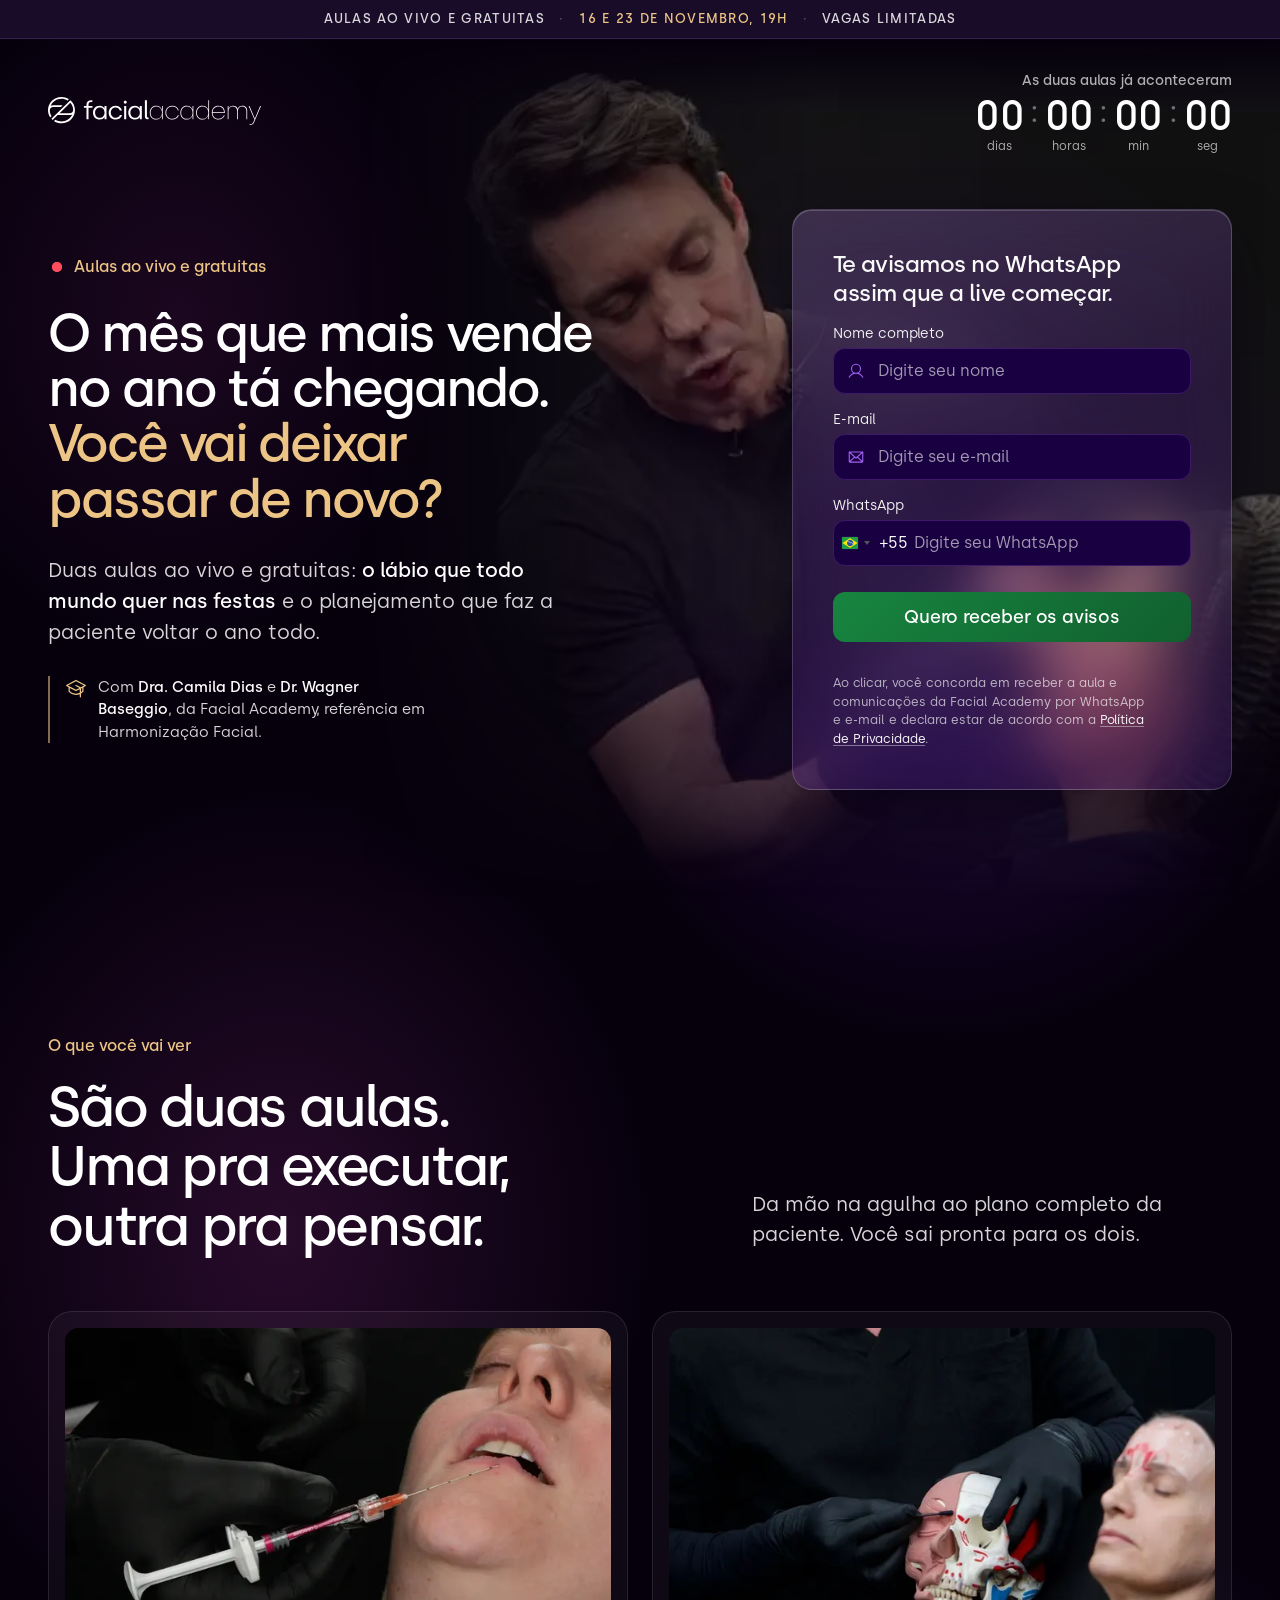
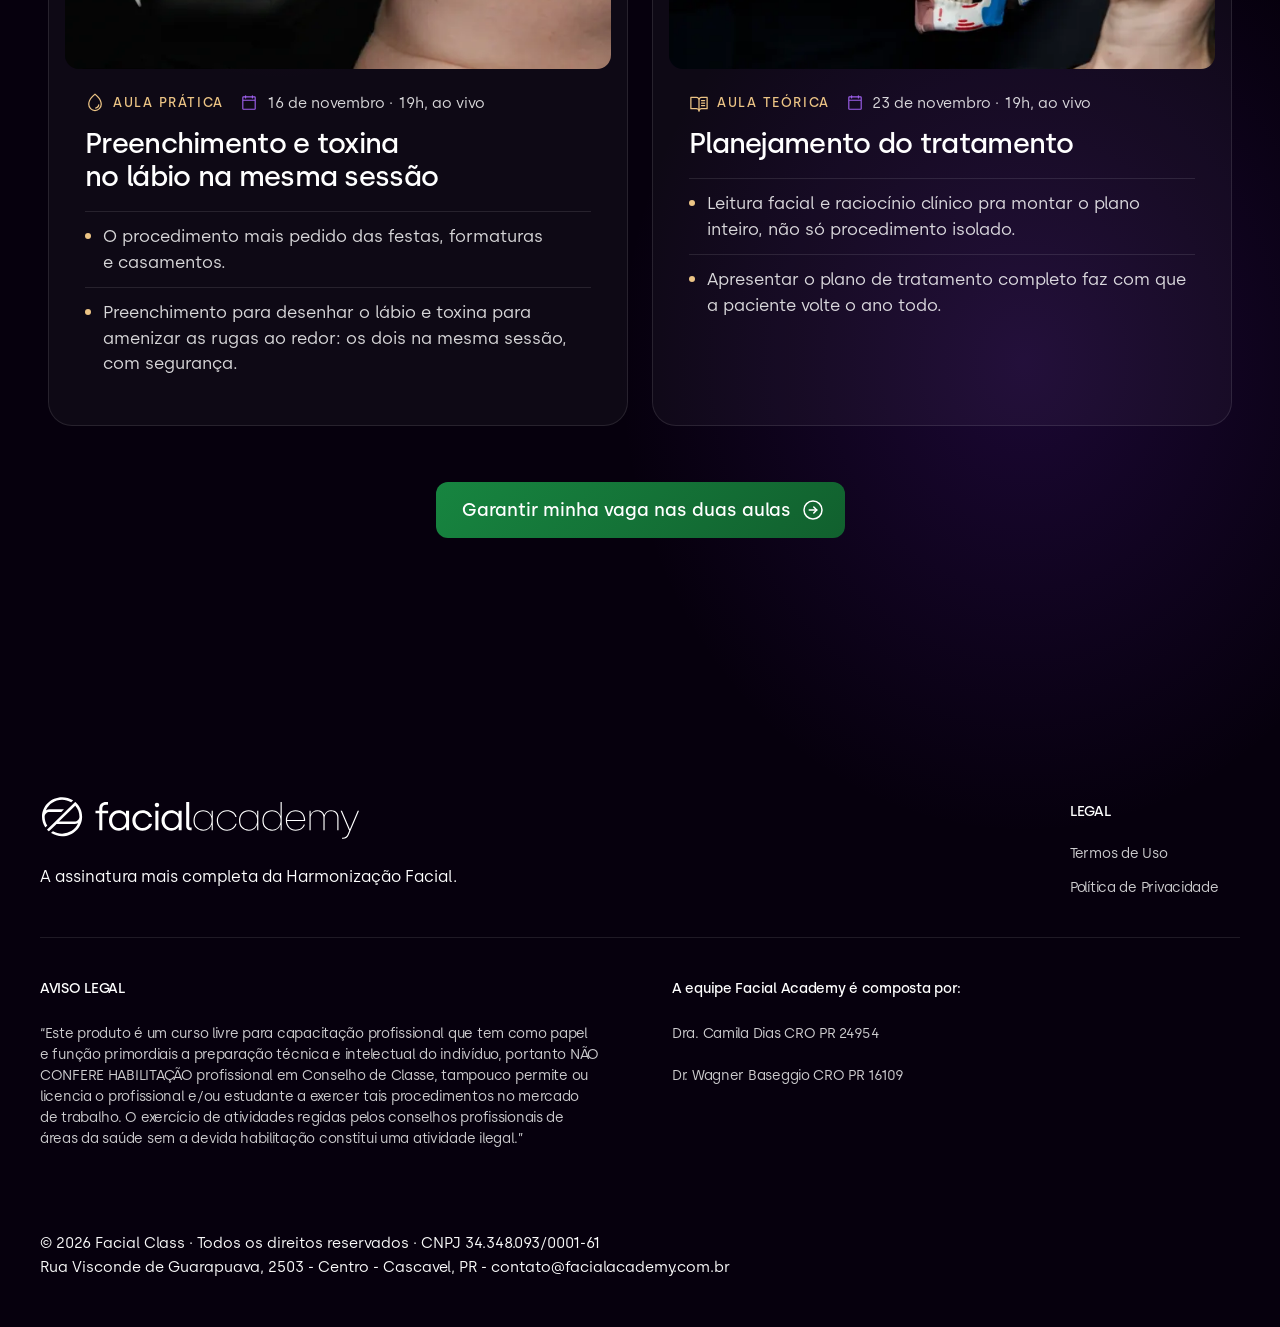
<file: index.html>
<!doctype html>
<html lang="pt-BR" dir="ltr">
<head>
<meta charset="utf-8">
<meta name="viewport" content="width=device-width, initial-scale=1">
<title>Aulas ao vivo e gratuitas | Facial Academy</title>
<!-- Captura da campanha das aulas ao vivo de fim de ano (briefing "Página de
     captura 3"). A mesma página atende /, /v2 e /captura-google (ver
     _redirects); o caminho segue para o LeadHero no campo URL. -->
<meta name="robots" content="noindex">
<meta name="description" content="Duas aulas ao vivo e gratuitas: o lábio que todo mundo quer nas festas e o planejamento que faz a paciente voltar o ano todo.">
<!-- A primeira tela é o quadro inicial do vídeo (pôster) atrás do texto. -->
<link rel="preload" as="image" href="/assets/img/live-fundo-poster.webp" fetchpriority="high">

<!-- Google Tag Manager -->
<script>(function(w,d,s,l,i){w[l]=w[l]||[];w[l].push({'gtm.start':new Date().getTime(),event:'gtm.js'});var f=d.getElementsByTagName(s)[0],j=d.createElement(s);j.async=true;j.src="https://load.tracker.jornada.facialacademy.com.br/3lowpxeupapq.js?"+i;f.parentNode.insertBefore(j,f);})(window,document,'script','dataLayer','ebz98l2r=GBRcNyEoVSQzPVU%2BLScpVgdNU15EQxweTBYAExwEFBESEQUVGBxWEx4dTxIH');</script>
<!-- End Google Tag Manager -->

<link rel="icon" href="/assets/img/logo-facialacademy.svg">

<meta property="og:type" content="website">
<meta property="og:title" content="Aulas ao vivo e gratuitas | Facial Academy">
<meta property="og:description" content="Duas aulas ao vivo e gratuitas: o lábio que todo mundo quer nas festas e o planejamento que faz a paciente voltar o ano todo.">

<link rel="preconnect" href="https://tracker.jornada.facialacademy.com.br" crossorigin>
<link rel="preconnect" href="https://ilzpqehbbxvmogorpfma.supabase.co" crossorigin>
<link rel="preconnect" href="https://capi-automation.s3.us-east-2.amazonaws.com" crossorigin>

<link rel="preload" as="font" type="font/woff2" href="/assets/fonts/SilkaMedium.woff2" crossorigin>
<link rel="preload" as="font" type="font/woff2" href="/assets/fonts/SilkaRegular.woff2" crossorigin>
<link rel="stylesheet" href="/assets/css/style-aulas.v1.css">
</head>
<body>
<script>document.body.classList.add("js");</script>

<p class="tarja">Aulas ao vivo e gratuitas <span class="tarja__sep" aria-hidden="true">·</span> <strong>16 e 23 de novembro, 19h</strong> <span class="tarja__sep" aria-hidden="true">·</span> Vagas limitadas</p>

<main>

  <!-- ============ HERO ============
       No alto, a marca e o cronômetro; embaixo, título e texto à esquerda e
       o formulário à direita. Ao fundo, o vídeo da live (três trechos das
       lives do Dr. Wagner, sem som), apagado do lado do texto e no pé. -->
  <section id="hero-section" class="hero">
    <div class="hero__fundo" aria-hidden="true">
      <video id="video-fundo" autoplay muted loop playsinline preload="auto"
             poster="/assets/img/live-fundo-poster.webp"
             disablepictureinpicture disableremoteplayback tabindex="-1" width="960" height="800">
        <source src="/assets/video/live-fundo.mp4" type="video/mp4">
      </video>
      <!-- Movimento reduzido: o vídeo nem começa, fica o pôster. -->
      <script>if(window.matchMedia&&matchMedia('(prefers-reduced-motion: reduce)').matches){var v=document.getElementById('video-fundo');v.removeAttribute('autoplay');v.pause()}</script>
    </div>
    <div class="hero__luz" aria-hidden="true"></div>

    <div class="hero__top">
      <div class="hero__logo anim" data-delay="0">
        <img src="/assets/img/logo-facialacademy.svg" alt="Facial Academy" width="215" height="32" decoding="async">
      </div>

      <div class="timer anim" data-delay="80">
        <p class="timer__label" id="timer-label">A primeira aula começa em</p>
        <p class="timer__clock" role="timer" aria-labelledby="timer-label">
          <span class="timer__unit"><span class="timer__num" data-cron="d">--</span><span class="timer__cap">dias</span></span><span class="timer__sep" aria-hidden="true">:</span><span class="timer__unit"><span class="timer__num" data-cron="h">--</span><span class="timer__cap">horas</span></span><span class="timer__sep" aria-hidden="true">:</span><span class="timer__unit"><span class="timer__num" data-cron="m">--</span><span class="timer__cap">min</span></span><span class="timer__sep" aria-hidden="true">:</span><span class="timer__unit"><span class="timer__num" data-cron="s">--</span><span class="timer__cap">seg</span></span>
        </p>
      </div>
      <!-- Roda aqui, e não no main, para o primeiro quadro já sair com o
           tempo certo (o main é defer). 19h de Brasília = 22h UTC; o Brasil
           não tem horário de verão desde 2019. Conta até a próxima aula; nas
           duas horas de cada aula, avisa que está ao vivo. Cada dígito é um
           <span>; o que muda entra rolando de baixo (sem movimento reduzido). -->
      <script>(function(){var T=[Date.UTC(2026,10,16,22,0,0),Date.UTC(2026,10,23,22,0,0)],L=['A primeira aula começa em','A segunda aula começa em'],AO=72e5,d=document,lab=d.getElementById('timer-label'),rm=window.matchMedia&&matchMedia('(prefers-reduced-motion: reduce)').matches,E={},V={};['d','h','m','s'].forEach(function(k){E[k]=d.querySelector('[data-cron="'+k+'"]')});function p(n){return n<10?'0'+n:''+n}function poe(k,v){var e=E[k],o=V[k]||'',i,x;if(o.length!==v.length){e.textContent='';for(i=0;i<v.length;i++){x=d.createElement('span');x.className='timer__d';x.textContent=v[i];e.appendChild(x)}}else{for(i=0;i<v.length;i++){if(o[i]!==v[i]){x=e.children[i];x.textContent=v[i];if(!rm&&x.animate)x.animate([{transform:'translateY(100%)'},{transform:'none'}],{duration:450,easing:'cubic-bezier(.22,1,.36,1)'})}}}V[k]=v}function t(){var n=Date.now(),i,r=0,txt='As duas aulas já aconteceram';for(i=0;i<T.length;i++){if(n<T[i]){r=Math.floor((T[i]-n)/1000);txt=L[i];break}if(n<T[i]+AO){txt='A aula está ao vivo agora';break}}if(lab.textContent!==txt)lab.textContent=txt;poe('d',p(Math.floor(r/86400)));poe('h',p(Math.floor(r%86400/3600)));poe('m',p(Math.floor(r%3600/60)));poe('s',p(r%60));setTimeout(t,1000-Date.now()%1000)}t()})();</script>
    </div>

    <div class="hero__text">
      <p class="eyebrow anim" data-delay="120"><span class="aovivo" aria-hidden="true"></span><span>Aulas ao vivo e gratuitas</span></p>

      <h1 class="hero__title"><span class="w" style="--w:0">O</span> <span class="w" style="--w:1">mês</span> <span class="w" style="--w:2">que</span> <span class="w" style="--w:3">mais</span> <span class="w" style="--w:4">vende</span> <span class="w" style="--w:5">no</span> <span class="w" style="--w:6">ano</span> <span class="w" style="--w:7">tá</span> <span class="w" style="--w:8">chegando.</span> <em class="w" style="--w:9">Você vai deixar passar de novo?</em></h1>

      <p class="hero__lead anim" data-delay="160">Duas aulas ao vivo e gratuitas: <strong>o lábio que todo mundo quer nas festas</strong> e o planejamento que faz a paciente voltar o ano todo.</p>

      <p class="hero__note anim" data-delay="240"><svg class="i" viewBox="0 0 256 256" fill="currentColor" aria-hidden="true" focusable="false"><path d="M251.76,88.94l-120-64a8,8,0,0,0-7.52,0l-120,64a8,8,0,0,0,0,14.12L32,117.87v48.42a15.91,15.91,0,0,0,4.06,10.65C49.16,191.53,78.51,216,128,216a130,130,0,0,0,48-8.76V240a8,8,0,0,0,16,0V199.51a115.63,115.63,0,0,0,27.94-22.57A15.91,15.91,0,0,0,224,166.29V117.87l27.76-14.81a8,8,0,0,0,0-14.12ZM128,200c-43.27,0-68.72-21.14-80-33.71V126.4l76.24,40.66a8,8,0,0,0,7.52,0L176,143.47v46.34C163.4,195.69,147.52,200,128,200Zm80-33.75a97.83,97.83,0,0,1-16,14.25V134.93l16-8.53ZM188,118.94l-.22-.13-56-29.87a8,8,0,0,0-7.52,14.12L171,128l-43,22.93L25,96,128,41.07,231,96Z"/></svg><span>Com <strong>Dra. Camila Dias</strong> e <strong>Dr. Wagner Baseggio</strong>, da Facial Academy, referência em Harmonização Facial.</span></p>
    </div>

    <!-- A vaga segura a altura do card enquanto ele está no pop-up. -->
    <div class="hero__slot">
      <div class="hero__card anim" id="cadastro" data-delay="120">
        <h2 class="card__title" id="card-titulo">Te avisamos no WhatsApp assim que a live começar.</h2>

        <!-- O id não pode ser fa-form: a tag 268 do GTM assume o formulário
             com esse id na raiz e mandaria para o /obrigado antigo. -->
        <form class="fa-form" id="aula-form" novalidate>
          <div class="fa-field">
            <label for="fa-name">Nome completo</label>
            <div class="fa-control">
              <span class="fa-icon"><svg viewBox="0 0 256 256" width="18" height="18" fill="var(--purple)" aria-hidden="true" focusable="false"><path d="M230.92,212c-15.23-26.33-38.7-45.21-66.09-54.16a72,72,0,1,0-73.66,0C63.78,166.78,40.31,185.66,25.08,212a8,8,0,1,0,13.85,8c18.84-32.56,52.14-52,89.07-52s70.23,19.44,89.07,52a8,8,0,1,0,13.85-8ZM72,96a56,56,0,1,1,56,56A56.06,56.06,0,0,1,72,96Z"/></svg></span>
              <input type="text" id="fa-name" name="name" class="fa-input" placeholder="Digite seu nome" autocomplete="name">
            </div>
          </div>

          <div class="fa-field">
            <label for="fa-email">E-mail</label>
            <div class="fa-control">
              <span class="fa-icon"><svg viewBox="0 0 256 256" width="18" height="18" fill="var(--purple)" aria-hidden="true" focusable="false"><path d="M224,48H32a8,8,0,0,0-8,8V192a16,16,0,0,0,16,16H216a16,16,0,0,0,16-16V56A8,8,0,0,0,224,48Zm-96,85.15L52.57,64H203.43ZM98.71,128,40,181.81V74.19Zm11.84,10.85,12,11.05a8,8,0,0,0,10.82,0l12-11.05,58,53.15H52.57ZM157.29,128,216,74.18V181.82Z"/></svg></span>
              <input type="email" id="fa-email" name="email" class="fa-input" placeholder="Digite seu e-mail" autocomplete="email">
            </div>
          </div>

          <div class="fa-field">
            <label for="fa-phone">WhatsApp</label>
            <div class="fa-control">
              <input type="tel" id="fa-phone" name="phone" class="fa-input" placeholder="Digite seu WhatsApp" autocomplete="tel">
            </div>
          </div>

          <button type="submit" class="fa-submit">Quero receber os avisos</button>
          <p class="fa-message" role="status" aria-live="polite"></p>
        </form>

        <p class="fa-legal">Ao clicar, você concorda em receber a aula e comunicações da Facial Academy por WhatsApp e e-mail e declara estar de acordo com a <a href="https://drive.google.com/file/d/1rzcGgiab3WB3KwzvUau7W_KnmO5_egRC/view" target="_blank" rel="noopener">Política de Privacidade</a>.</p>
      </div>
    </div>
  </section>

  <!-- ============ AS DUAS AULAS ============ -->
  <section class="aulas" id="aulas">
    <div class="aulas__head">
      <p class="eyebrow anim">O que você vai ver</p>
      <h2 class="aulas__title" data-palavras><span class="w" style="--w:0">São</span> <span class="w" style="--w:1">duas</span> <span class="w" style="--w:2">aulas.</span> <span class="w" style="--w:3">Uma</span> <span class="w" style="--w:4">pra</span> <span class="w" style="--w:5">executar,</span> <span class="w" style="--w:6">outra</span> <span class="w" style="--w:7">pra</span> <span class="w" style="--w:8">pensar.</span></h2>
      <p class="aulas__lead anim">Da mão na agulha ao plano completo da paciente. Você sai pronta para os dois.</p>
    </div>

    <div class="aulas__grid">
      <article class="aula anim" style="--n:0">
        <figure class="aula__foto">
          <img src="/assets/img/aula-labio-1200.webp"
               srcset="/assets/img/aula-labio-720.webp 720w, /assets/img/aula-labio-1200.webp 1200w"
               sizes="(max-width:959px) calc(100vw - 52px), 46vw"
               alt="Mão enluvada aplicando preenchimento no canto do lábio de uma paciente, durante uma live"
               width="1200" height="750" loading="lazy" decoding="async">
        </figure>
        <div class="aula__body">
          <p class="aula__meta">
            <span class="aula__tipo"><svg class="i" viewBox="0 0 256 256" fill="currentColor" aria-hidden="true" focusable="false"><path d="M174,47.75a254.19,254.19,0,0,0-41.45-38.3,8,8,0,0,0-9.18,0A254.19,254.19,0,0,0,82,47.75C54.51,79.32,40,112.6,40,144a88,88,0,0,0,176,0C216,112.6,201.49,79.32,174,47.75ZM128,216a72.08,72.08,0,0,1-72-72c0-57.23,55.47-105,72-118,16.53,13,72,60.75,72,118A72.08,72.08,0,0,1,128,216Zm55.89-62.66a57.6,57.6,0,0,1-46.56,46.55A8.75,8.75,0,0,1,136,200a8,8,0,0,1-1.32-15.89c16.57-2.79,30.63-16.85,33.44-33.45a8,8,0,0,1,15.78,2.68Z"/></svg>Aula prática</span>
            <span class="aula__quando"><svg class="i" viewBox="0 0 256 256" fill="currentColor" aria-hidden="true" focusable="false"><path d="M208,32H184V24a8,8,0,0,0-16,0v8H88V24a8,8,0,0,0-16,0v8H48A16,16,0,0,0,32,48V208a16,16,0,0,0,16,16H208a16,16,0,0,0,16-16V48A16,16,0,0,0,208,32ZM72,48v8a8,8,0,0,0,16,0V48h80v8a8,8,0,0,0,16,0V48h24V80H48V48ZM208,208H48V96H208V208Z"/></svg>16 de novembro · 19h, ao vivo</span>
          </p>
          <h3 class="aula__title">Preenchimento e toxina no lábio na mesma sessão</h3>
          <ul class="aula__lista" role="list">
            <li>O procedimento mais pedido das festas, formaturas e casamentos.</li>
            <li>Preenchimento para desenhar o lábio e toxina para amenizar as rugas ao redor: os dois na mesma sessão, com segurança.</li>
          </ul>
        </div>
      </article>

      <article class="aula anim" style="--n:1">
        <figure class="aula__foto">
          <img src="/assets/img/aula-planejamento-1200.webp"
               srcset="/assets/img/aula-planejamento-720.webp 720w, /assets/img/aula-planejamento-1200.webp 1200w"
               sizes="(max-width:959px) calc(100vw - 52px), 46vw"
               alt="Dr. Wagner Baseggio com um crânio de anatomia ao lado do rosto marcado de uma paciente, durante uma live"
               width="1200" height="750" loading="lazy" decoding="async">
        </figure>
        <div class="aula__body">
          <p class="aula__meta">
            <span class="aula__tipo"><svg class="i" viewBox="0 0 256 256" fill="currentColor" aria-hidden="true" focusable="false"><path d="M232,48H160a40,40,0,0,0-32,16A40,40,0,0,0,96,48H24a8,8,0,0,0-8,8V200a8,8,0,0,0,8,8H96a24,24,0,0,1,24,24,8,8,0,0,0,16,0,24,24,0,0,1,24-24h72a8,8,0,0,0,8-8V56A8,8,0,0,0,232,48ZM96,192H32V64H96a24,24,0,0,1,24,24V200A39.81,39.81,0,0,0,96,192Zm128,0H160a39.81,39.81,0,0,0-24,8V88a24,24,0,0,1,24-24h64ZM160,88h40a8,8,0,0,1,0,16H160a8,8,0,0,1,0-16Zm48,40a8,8,0,0,1-8,8H160a8,8,0,0,1,0-16h40A8,8,0,0,1,208,128Zm0,32a8,8,0,0,1-8,8H160a8,8,0,0,1,0-16h40A8,8,0,0,1,208,160Z"/></svg>Aula teórica</span>
            <span class="aula__quando"><svg class="i" viewBox="0 0 256 256" fill="currentColor" aria-hidden="true" focusable="false"><path d="M208,32H184V24a8,8,0,0,0-16,0v8H88V24a8,8,0,0,0-16,0v8H48A16,16,0,0,0,32,48V208a16,16,0,0,0,16,16H208a16,16,0,0,0,16-16V48A16,16,0,0,0,208,32ZM72,48v8a8,8,0,0,0,16,0V48h80v8a8,8,0,0,0,16,0V48h24V80H48V48ZM208,208H48V96H208V208Z"/></svg>23 de novembro · 19h, ao vivo</span>
          </p>
          <h3 class="aula__title">Planejamento do tratamento</h3>
          <ul class="aula__lista" role="list">
            <li>Leitura facial e raciocínio clínico pra montar o plano inteiro, não só procedimento isolado.</li>
            <li>Apresentar o plano de tratamento completo faz com que a paciente volte o ano todo.</li>
          </ul>
        </div>
      </article>
    </div>

    <a class="btn anim" href="#cadastro" data-abre-cadastro>
      <span class="btn__label">Garantir minha vaga nas duas aulas</span>
      <span class="btn__icon"><svg class="ico ico--arrow" width="24" height="24" style="--ico-op:0;--ico-color:currentColor;--ico-sw:1.5" display="block" aria-hidden="true" focusable="false" viewBox="0 0 24 24" xmlns="http://www.w3.org/2000/svg"><path d="M 0 9 C 0 4.029 4.029 0 9 0 C 13.971 0 18 4.029 18 9 C 18 13.971 13.971 18 9 18 C 4.029 18 0 13.971 0 9 Z" fill="transparent" stroke-linecap="round" stroke-linejoin="round" stroke-width="var(--ico-sw, 1.5)" stroke="var(--ico-color, rgb(0, 0, 0))" transform="translate(3 3)"/><path d="M 0 0 L 7.5 0" fill="transparent" stroke-linecap="round" stroke-linejoin="round" stroke-width="var(--ico-sw, 1.5)" stroke="var(--ico-color, rgb(0, 0, 0))" transform="translate(8.25 12)"/><path d="M 0 0 L 3 3 L 0 6" fill="transparent" stroke-linecap="round" stroke-linejoin="round" stroke-width="var(--ico-sw, 1.5)" stroke="var(--ico-color, rgb(0, 0, 0))" transform="translate(12.75 9)"/></svg></span>
    </a>
  </section>

</main>

<!-- ============ FOOTER ============ -->
<footer class="footer">
  <div class="footer__inner">

    <div class="footer__top">
      <div class="footer__brand">
        <img class="footer__logo" src="/assets/img/logo-facialacademy.svg" alt="Facial Academy" width="323" height="48" loading="lazy">
        <p class="footer__tagline">A assinatura mais completa da Harmonização Facial.</p>
      </div>

      <div class="footer__legal">
        <p class="footer__legend">LEGAL</p>
        <div class="footer__links">
          <a href="https://drive.google.com/file/d/13rt3Kys2BFR-BAYi2iH648y9QrrYSueP/view" target="_blank" rel="noopener">Termos de Uso</a>
          <a href="https://drive.google.com/file/d/1rzcGgiab3WB3KwzvUau7W_KnmO5_egRC/view" target="_blank" rel="noopener">Política de Privacidade</a>
        </div>
      </div>
    </div>

    <div class="footer__divider"></div>

    <div class="footer__mid">
      <div class="footer__block">
        <p class="footer__legend">AVISO LEGAL</p>
        <p class="footer__note">“Este produto é um curso livre para capacitação profissional que tem como papel e função primordiais a preparação técnica e intelectual do indivíduo, portanto NÃO CONFERE HABILITAÇÃO profissional em Conselho de Classe, tampouco permite ou licencia o profissional e/ou estudante a exercer tais procedimentos no mercado de trabalho. O exercício de atividades regidas pelos conselhos profissionais de áreas da saúde sem a devida habilitação constitui uma atividade ilegal.”</p>
      </div>

      <div class="footer__block">
        <p class="footer__legend">A equipe Facial Academy é composta por:</p>
        <p class="footer__note">Dra. Camila Dias CRO PR 24954<br><br>Dr. Wagner Baseggio CRO PR 16109</p>
      </div>
    </div>

    <div class="footer__bottom">
      <p>© 2026 Facial Class · Todos os direitos reservados · CNPJ 34.348.093/0001-61</p>
      <!-- email_off desliga a ofuscação de e-mail do Cloudflare só neste trecho -->
      <p>Rua Visconde de Guarapuava, 2503 - Centro - Cascavel, PR - <!--email_off-->contato@facialacademy.com.br<!--/email_off--></p>
    </div>

  </div>
</footer>

<!-- Pop-up do botão "Garantir minha vaga" fora do hero. O card do hero (o
     mesmo formulário) é movido para cá enquanto ele está aberto e volta ao
     fechar: um formulário só, sem ids repetidos. Sem JS, o botão leva ao
     formulário do hero (#cadastro). -->
<dialog class="popup" id="popup-cadastro" aria-labelledby="card-titulo">
  <div class="popup__box">
    <button type="button" class="popup__fechar" aria-label="Fechar"><svg class="i" viewBox="0 0 256 256" fill="currentColor" aria-hidden="true" focusable="false"><path d="M205.66,194.34a8,8,0,0,1-11.32,11.32L128,139.31,61.66,205.66a8,8,0,0,1-11.32-11.32L116.69,128,50.34,61.66A8,8,0,0,1,61.66,50.34L128,116.69l66.34-66.35a8,8,0,0,1,11.32,11.32L139.31,128Z"/></svg></button>
    <div class="popup__vaga"></div>
  </div>
</dialog>

<!-- Pop-up depois do cadastro: agradece, mostra o andamento e leva ao grupo
     do WhatsApp sozinho (o main conta os segundos). O botão é a saída
     manual, e é o que funciona sem JS. -->
<dialog class="popup popup--grupo" id="popup-grupo" aria-labelledby="grupo-titulo" aria-describedby="grupo-texto">
  <div class="popup__box">
    <div class="grupo">
      <h2 class="grupo__title" id="grupo-titulo">Obrigado!</h2>
      <p class="grupo__texto" id="grupo-texto">Seu cadastro foi recebido. Agora você vai para o <strong>grupo Facial Ao Vivo</strong> no WhatsApp, onde avisamos quando cada aula começar.</p>

      <ol class="andamento" role="list">
        <li class="andamento__passo andamento__passo--feito">
          <span class="andamento__marca"><svg class="i" viewBox="0 0 256 256" fill="currentColor" aria-hidden="true" focusable="false"><path d="M229.66,77.66l-128,128a8,8,0,0,1-11.32,0l-56-56a8,8,0,0,1,11.32-11.32L96,188.69,218.34,66.34a8,8,0,0,1,11.32,11.32Z"/></svg></span>
          <span>Cadastro recebido</span>
        </li>
        <li class="andamento__passo andamento__passo--agora">
          <span class="andamento__marca"><span class="gira" aria-hidden="true"></span></span>
          <span class="andamento__linha"><span>Abrindo o grupo no WhatsApp</span><span class="andamento__seg" id="grupo-seg"></span></span>
          <span class="barra" role="progressbar" aria-label="Tempo até abrir o grupo" aria-valuemin="0" aria-valuemax="100" aria-valuenow="0"><span class="barra__fill"></span></span>
        </li>
      </ol>

      <p class="alerta" role="note">
        <span class="ic" aria-hidden="true"><svg viewBox="0 0 24 24" fill="none" stroke="currentColor" stroke-width="2.4" stroke-linecap="round" stroke-linejoin="round"><path d="m21.73 18-8-14a2 2 0 0 0-3.48 0l-8 14A2 2 0 0 0 4 21h16a2 2 0 0 0 1.73-3"/><path d="M12 9v4"/><path d="M12 17h.01"/></svg></span>
        <span><span class="tit">Atenção</span>A Facial Academy <b>não envia</b> ofertas ou condições da promoção por mensagem privada.</span>
      </p>

      <a class="btn" id="link-grupo" href="https://sndflw.com/i/facialacademyaovivo">
        <span class="btn__label">Entrar no grupo agora</span>
        <span class="btn__icon"><svg class="ico ico--arrow" width="24" height="24" style="--ico-op:0;--ico-color:currentColor;--ico-sw:1.5" display="block" aria-hidden="true" focusable="false" viewBox="0 0 24 24" xmlns="http://www.w3.org/2000/svg"><path d="M 0 9 C 0 4.029 4.029 0 9 0 C 13.971 0 18 4.029 18 9 C 18 13.971 13.971 18 9 18 C 4.029 18 0 13.971 0 9 Z" fill="transparent" stroke-linecap="round" stroke-linejoin="round" stroke-width="var(--ico-sw, 1.5)" stroke="var(--ico-color, rgb(0, 0, 0))" transform="translate(3 3)"/><path d="M 0 0 L 7.5 0" fill="transparent" stroke-linecap="round" stroke-linejoin="round" stroke-width="var(--ico-sw, 1.5)" stroke="var(--ico-color, rgb(0, 0, 0))" transform="translate(8.25 12)"/><path d="M 0 0 L 3 3 L 0 6" fill="transparent" stroke-linecap="round" stroke-linejoin="round" stroke-width="var(--ico-sw, 1.5)" stroke="var(--ico-color, rgb(0, 0, 0))" transform="translate(12.75 9)"/></svg></span>
      </a>
    </div>
  </div>
</dialog>

<script defer src="/assets/js/lenis.min.js"></script>
<script defer src="/assets/js/intlTelInput.min.js"></script>
<script src="/assets/js/lh-rastreio.v2.js" data-porteiro="https://lh.facialacademy.com.br/__lh-visitante"></script><script src="/assets/js/lh-interacoes.v2-1.js" defer></script>
<script defer src="/assets/js/conversao.v2.js"></script><script defer src="/assets/js/main-aulas.v1.js"></script>
</body>
</html>
</file>
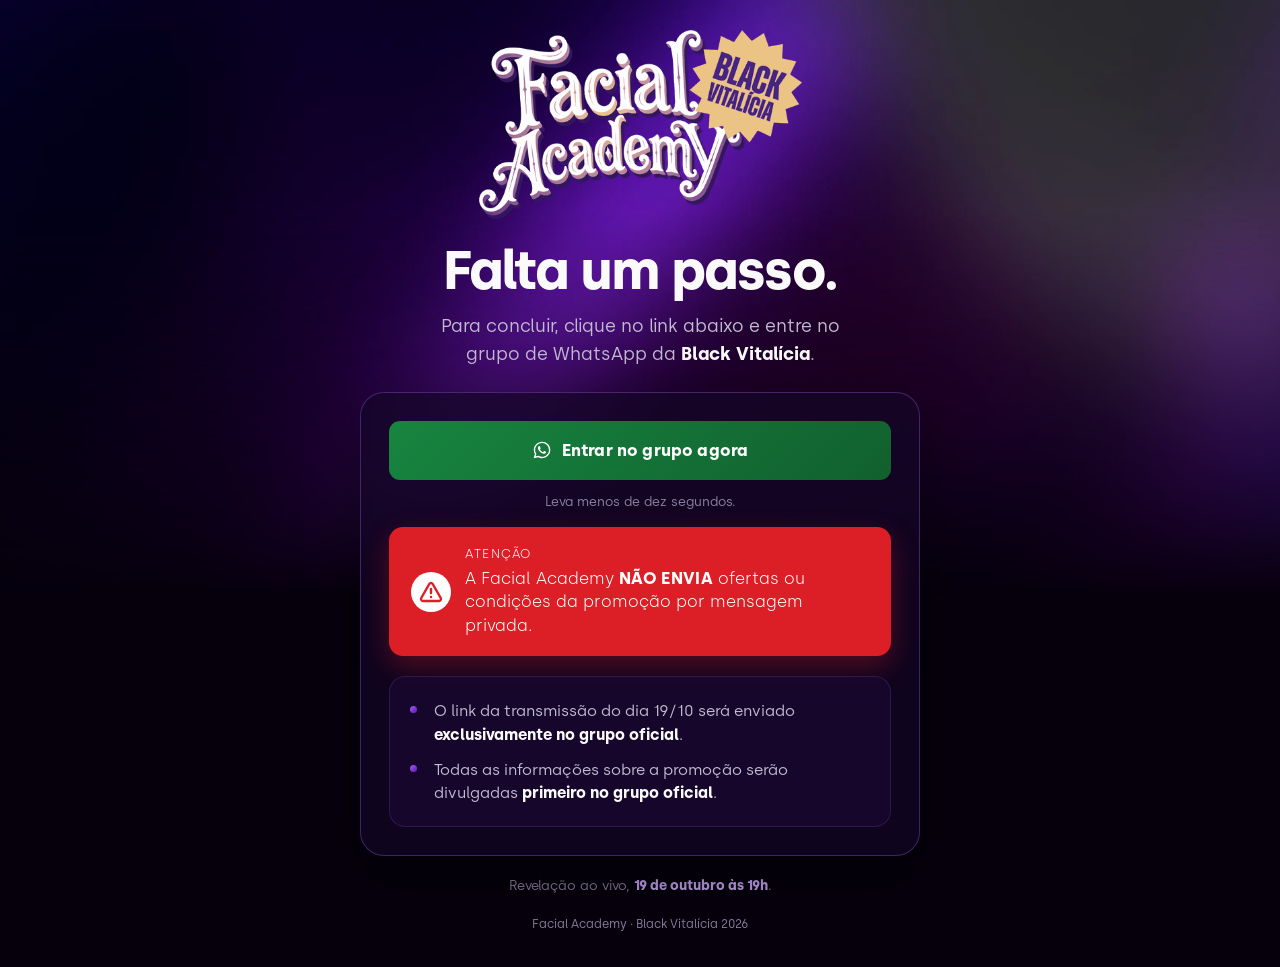
<file: obrigado-google.html>
<!doctype html>
<html lang="pt-BR">
<head>
<meta charset="utf-8">
<meta name="viewport" content="width=device-width, initial-scale=1, viewport-fit=cover">
<title>Falta um passo | Black Vitalícia</title>
<meta name="robots" content="noindex">

<!-- Google Tag Manager -->
<script>(function(w,d,s,l,i){w[l]=w[l]||[];w[l].push({'gtm.start':new Date().getTime(),event:'gtm.js'});var f=d.getElementsByTagName(s)[0],j=d.createElement(s);j.async=true;j.src="https://load.tracker.jornada.facialacademy.com.br/3lowpxeupapq.js?"+i;f.parentNode.insertBefore(j,f);})(window,document,'script','dataLayer','ebz98l2r=GBRcNyEoVSQzPVU%2BLScpVgdNU15EQxweTBYAExwEFBESEQUVGBxWEx4dTxIH');</script>
<!-- End Google Tag Manager -->

<link rel="icon" href="assets/img/logo-facialacademy.svg">
<link rel="preload" as="font" type="font/woff2" href="assets/fonts/SilkaBold.woff2" crossorigin>
<link rel="stylesheet" href="assets/css/obrigado.v8.css">
</head>
<body>

<main>

  <img class="lockup" src="assets/img/fa-bfriday26-740.webp"
       srcset="assets/img/fa-bfriday26-320.webp 320w, assets/img/fa-bfriday26-480.webp 480w, assets/img/fa-bfriday26-740.webp 740w"
       sizes="(max-height:740px) and (max-width:407px) 58vw, (max-height:740px) 236px, (max-width:432px) 75vw, 323px"
       alt="Facial Academy Black Vitalícia" width="369" height="216"
       fetchpriority="high" decoding="async">

  <h1>Falta um passo.</h1>

  <p class="sub">
    Para concluir, clique no link abaixo e entre no grupo de WhatsApp
    da <b>Black Vitalícia</b>.
  </p>

  <div class="card">
    <!-- Cópia do obrigado.html para o Google Ads: muda só este link.
         Link rotativo do Sendflow: distribui entre os grupos conforme enchem -->
    <a class="btn" id="link-grupo" href="https://sndflw.com/i/ads-blackfridayfacial" rel="noopener">
      <svg viewBox="0 0 24 24" fill="currentColor" aria-hidden="true">
        <path d="M12.04 2c-5.46 0-9.91 4.45-9.91 9.91 0 1.75.46 3.45 1.32 4.95L2 22l5.25-1.38a9.87 9.87 0 0 0 4.79 1.22h.01c5.46 0 9.91-4.45 9.91-9.91 0-2.65-1.03-5.14-2.9-7.01A9.82 9.82 0 0 0 12.04 2Zm0 18.15h-.01a8.2 8.2 0 0 1-4.19-1.15l-.3-.18-3.12.82.83-3.04-.2-.31a8.2 8.2 0 0 1-1.26-4.38c0-4.54 3.7-8.23 8.25-8.23 2.2 0 4.27.86 5.83 2.42a8.19 8.19 0 0 1 2.41 5.82c0 4.54-3.7 8.23-8.24 8.23Zm4.52-6.16c-.25-.12-1.47-.72-1.69-.81-.23-.08-.39-.12-.56.13-.16.24-.64.8-.78.97-.14.16-.29.19-.54.06-.25-.12-1.05-.39-2-1.23-.74-.66-1.24-1.47-1.38-1.72-.15-.25-.02-.38.11-.5.11-.11.25-.29.37-.43.12-.15.16-.25.25-.41.08-.17.04-.31-.02-.43-.06-.12-.56-1.35-.77-1.85-.2-.48-.41-.42-.56-.43h-.48c-.16 0-.43.06-.65.31-.22.25-.85.84-.85 2.04s.87 2.37.99 2.53c.12.16 1.72 2.62 4.16 3.68.58.25 1.03.4 1.39.51.58.19 1.11.16 1.53.1.47-.07 1.47-.6 1.67-1.18.21-.58.21-1.07.15-1.18-.06-.11-.22-.17-.47-.29Z"/>
      </svg>
      Entrar no grupo agora
    </a>
    <p class="sob-btn">Leva menos de dez segundos.</p>

    <p class="alerta" role="note">
      <span class="ic" aria-hidden="true"><svg viewBox="0 0 24 24" fill="none" stroke="currentColor" stroke-width="2.4" stroke-linecap="round" stroke-linejoin="round"><path d="m21.73 18-8-14a2 2 0 0 0-3.48 0l-8 14A2 2 0 0 0 4 21h16a2 2 0 0 0 1.73-3"/><path d="M12 9v4"/><path d="M12 17h.01"/></svg></span>
      <span><span class="tit">Atenção</span>A Facial Academy <b>não envia</b> ofertas ou condições da promoção por mensagem privada.</span>
    </p>

    <ul class="motivos">
      <li>O link da transmissão do dia 19/10 será enviado <b>exclusivamente no grupo oficial</b>.</li>
      <li>Todas as informações sobre a promoção serão divulgadas <b>primeiro no grupo oficial</b>.</li>
    </ul>
  </div>

  <p class="nota">Revelação ao vivo, <b>19 de outubro às 19h</b>.</p>
  <p class="rodape">Facial Academy · Black Vitalícia 2026</p>

</main>

<!-- Conta o CompleteRegistration no clique do grupo (a tag 268 do GTM não roda nesta página). -->
<script defer src="assets/js/conversao-google.v1.js"></script>
</body>
</html>
</file>
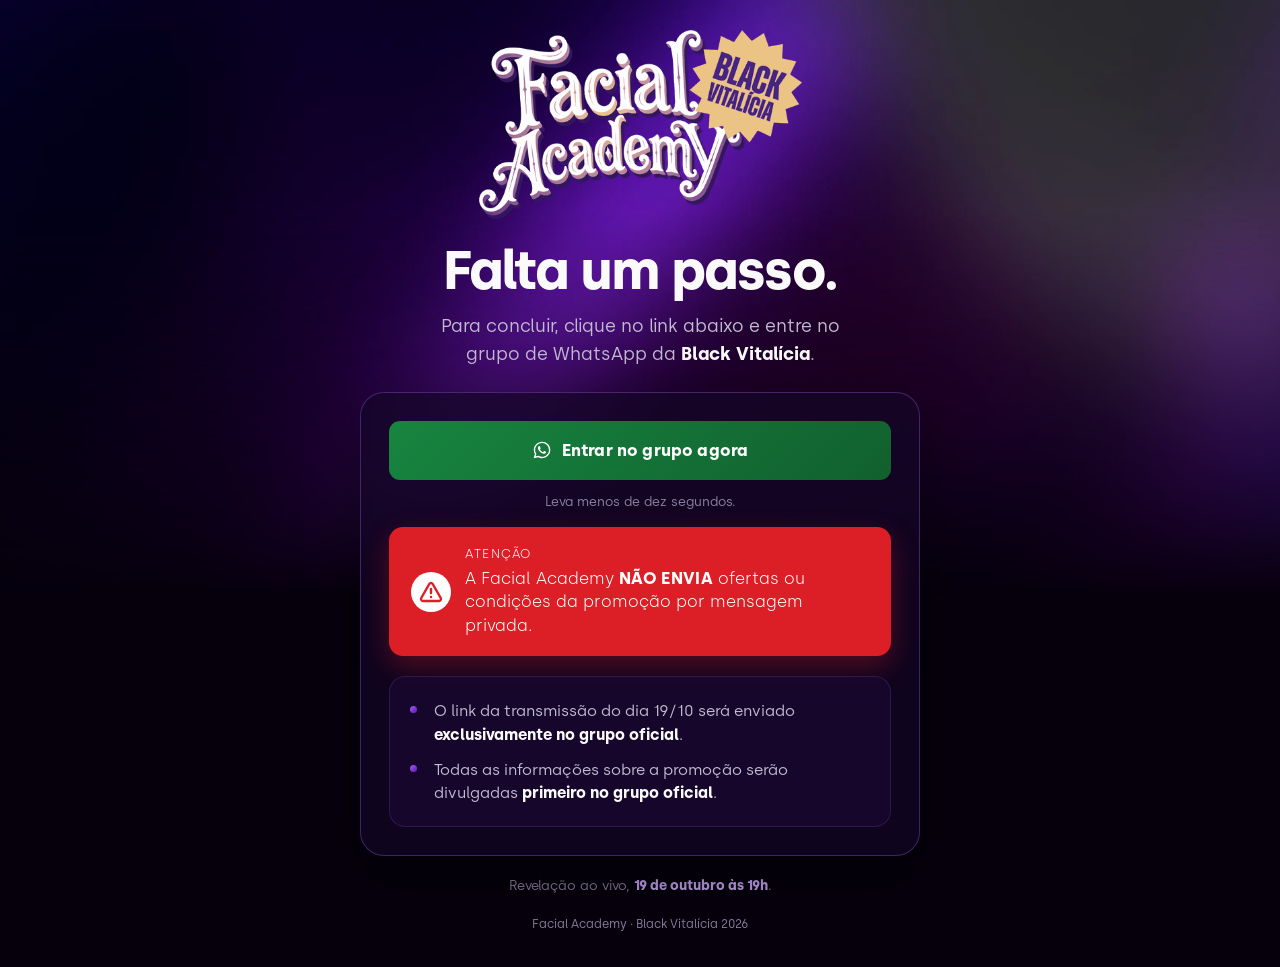
<file: obrigado.html>
<!doctype html>
<html lang="pt-BR">
<head>
<meta charset="utf-8">
<meta name="viewport" content="width=device-width, initial-scale=1, viewport-fit=cover">
<title>Falta um passo | Black Vitalícia</title>
<meta name="robots" content="noindex">

<!-- Google Tag Manager -->
<script>(function(w,d,s,l,i){w[l]=w[l]||[];w[l].push({'gtm.start':new Date().getTime(),event:'gtm.js'});var f=d.getElementsByTagName(s)[0],j=d.createElement(s);j.async=true;j.src="https://load.tracker.jornada.facialacademy.com.br/3lowpxeupapq.js?"+i;f.parentNode.insertBefore(j,f);})(window,document,'script','dataLayer','ebz98l2r=GBRcNyEoVSQzPVU%2BLScpVgdNU15EQxweTBYAExwEFBESEQUVGBxWEx4dTxIH');</script>
<!-- End Google Tag Manager -->

<link rel="icon" href="assets/img/logo-facialacademy.svg">
<link rel="preload" as="font" type="font/woff2" href="assets/fonts/SilkaBold.woff2" crossorigin>
<link rel="stylesheet" href="assets/css/obrigado.v8.css">
</head>
<body>

<main>

  <img class="lockup" src="assets/img/fa-bfriday26-740.webp"
       srcset="assets/img/fa-bfriday26-320.webp 320w, assets/img/fa-bfriday26-480.webp 480w, assets/img/fa-bfriday26-740.webp 740w"
       sizes="(max-height:740px) and (max-width:407px) 58vw, (max-height:740px) 236px, (max-width:432px) 75vw, 323px"
       alt="Facial Academy Black Vitalícia" width="369" height="216"
       fetchpriority="high" decoding="async">

  <h1>Falta um passo.</h1>

  <p class="sub">
    Para concluir, clique no link abaixo e entre no grupo de WhatsApp
    da <b>Black Vitalícia</b>.
  </p>

  <div class="card">
    <!-- Link rotativo do Sendflow: distribui entre os grupos conforme enchem -->
    <a class="btn" id="link-grupo" href="https://sndflw.com/i/blackfriday2026" rel="noopener">
      <svg viewBox="0 0 24 24" fill="currentColor" aria-hidden="true">
        <path d="M12.04 2c-5.46 0-9.91 4.45-9.91 9.91 0 1.75.46 3.45 1.32 4.95L2 22l5.25-1.38a9.87 9.87 0 0 0 4.79 1.22h.01c5.46 0 9.91-4.45 9.91-9.91 0-2.65-1.03-5.14-2.9-7.01A9.82 9.82 0 0 0 12.04 2Zm0 18.15h-.01a8.2 8.2 0 0 1-4.19-1.15l-.3-.18-3.12.82.83-3.04-.2-.31a8.2 8.2 0 0 1-1.26-4.38c0-4.54 3.7-8.23 8.25-8.23 2.2 0 4.27.86 5.83 2.42a8.19 8.19 0 0 1 2.41 5.82c0 4.54-3.7 8.23-8.24 8.23Zm4.52-6.16c-.25-.12-1.47-.72-1.69-.81-.23-.08-.39-.12-.56.13-.16.24-.64.8-.78.97-.14.16-.29.19-.54.06-.25-.12-1.05-.39-2-1.23-.74-.66-1.24-1.47-1.38-1.72-.15-.25-.02-.38.11-.5.11-.11.25-.29.37-.43.12-.15.16-.25.25-.41.08-.17.04-.31-.02-.43-.06-.12-.56-1.35-.77-1.85-.2-.48-.41-.42-.56-.43h-.48c-.16 0-.43.06-.65.31-.22.25-.85.84-.85 2.04s.87 2.37.99 2.53c.12.16 1.72 2.62 4.16 3.68.58.25 1.03.4 1.39.51.58.19 1.11.16 1.53.1.47-.07 1.47-.6 1.67-1.18.21-.58.21-1.07.15-1.18-.06-.11-.22-.17-.47-.29Z"/>
      </svg>
      Entrar no grupo agora
    </a>
    <p class="sob-btn">Leva menos de dez segundos.</p>

    <p class="alerta" role="note">
      <span class="ic" aria-hidden="true"><svg viewBox="0 0 24 24" fill="none" stroke="currentColor" stroke-width="2.4" stroke-linecap="round" stroke-linejoin="round"><path d="m21.73 18-8-14a2 2 0 0 0-3.48 0l-8 14A2 2 0 0 0 4 21h16a2 2 0 0 0 1.73-3"/><path d="M12 9v4"/><path d="M12 17h.01"/></svg></span>
      <span><span class="tit">Atenção</span>A Facial Academy <b>não envia</b> ofertas ou condições da promoção por mensagem privada.</span>
    </p>

    <ul class="motivos">
      <li>O link da transmissão do dia 19/10 será enviado <b>exclusivamente no grupo oficial</b>.</li>
      <li>Todas as informações sobre a promoção serão divulgadas <b>primeiro no grupo oficial</b>.</li>
    </ul>
  </div>

  <p class="nota">Revelação ao vivo, <b>19 de outubro às 19h</b>.</p>
  <p class="rodape">Facial Academy · Black Vitalícia 2026</p>

</main>
</body>
</html>
</file>
<file: assets/css/style-aulas.v1.css>
/* ============================================================================
   Facial Academy · captura das aulas ao vivo (/, /v2 e /captura-google)
   Arquivo único (cada CSS separado bloqueava a renderização). Fontes,
   intl-tel-input, tokens, botão, card do formulário e rodapé são cópia do
   style-b.v1.css (captura B); o layout e o movimento são próprios.
   ============================================================================ */

/* ============================================================================
   SILKA — fonte institucional do Facial Class Design System
   Pesos: 300 / 400 / 500 / 600 / 700. Compartilhada entre a captura e o obrigado.
   ============================================================================ */
@font-face{font-family:'Silka';font-style:normal;font-weight:300;font-display:swap;src:url("../fonts/SilkaLight.woff2") format("woff2")}
@font-face{font-family:'Silka';font-style:normal;font-weight:400;font-display:swap;src:url("../fonts/SilkaRegular.woff2") format("woff2")}
@font-face{font-family:'Silka';font-style:normal;font-weight:500;font-display:swap;src:url("../fonts/SilkaMedium.woff2") format("woff2")}
@font-face{font-family:'Silka';font-style:normal;font-weight:600;font-display:swap;src:url("../fonts/SilkaSemiBold.woff2") format("woff2")}
@font-face{font-family:'Silka';font-style:normal;font-weight:700;font-display:swap;src:url("../fonts/SilkaBold.woff2") format("woff2")}
/* POPPINS: reserva da Silka, como no design system (Silka, Poppins, system-ui).
   Arquivos locais (latin, ~8 KB cada) para valer mesmo onde a Poppins não está
   instalada. O navegador só baixa se a Silka não carregar. */
@font-face{font-family:'Poppins';font-style:normal;font-weight:300;font-display:swap;src:url("../fonts/PoppinsLight.woff2") format("woff2")}
@font-face{font-family:'Poppins';font-style:normal;font-weight:400;font-display:swap;src:url("../fonts/PoppinsRegular.woff2") format("woff2")}
@font-face{font-family:'Poppins';font-style:normal;font-weight:500;font-display:swap;src:url("../fonts/PoppinsMedium.woff2") format("woff2")}
@font-face{font-family:'Poppins';font-style:normal;font-weight:600;font-display:swap;src:url("../fonts/PoppinsSemiBold.woff2") format("woff2")}
@font-face{font-family:'Poppins';font-style:normal;font-weight:700;font-display:swap;src:url("../fonts/PoppinsBold.woff2") format("woff2")}


/* ---- intl-tel-input ---- */
:root{--iti-hover-color:rgba(0, 0, 0, 0.05);--iti-border-color:#ccc;--iti-dialcode-color:#999;--iti-dropdown-bg:white;--iti-search-icon-color:#999;--iti-spacer-horizontal:8px;--iti-flag-height:12px;--iti-flag-width:16px;--iti-border-width:1px;--iti-arrow-height:4px;--iti-arrow-width:6px;--iti-triangle-border:calc(var(--iti-arrow-width) / 2);--iti-arrow-padding:6px;--iti-arrow-color:#555;--iti-path-flags-1x:url("../img/flags.webp");--iti-path-flags-2x:url("../img/flags@2x.webp");--iti-path-globe-1x:url("../img/globe.webp");--iti-path-globe-2x:url("../img/globe@2x.webp");--iti-flag-sprite-width:3904px;--iti-flag-sprite-height:12px;--iti-mobile-popup-margin:30px}.iti{position:relative;display:inline-block}.iti *{box-sizing:border-box}.iti__a11y-text{width:1px;height:1px;clip:rect(1px,1px,1px,1px);overflow:hidden;position:absolute}.iti input.iti__tel-input,.iti input.iti__tel-input[type=tel],.iti input.iti__tel-input[type=text]{position:relative;z-index:0;margin:0!important}.iti__country-container{position:absolute;top:0;bottom:0;left:0;padding:var(--iti-border-width)}.iti__selected-country{z-index:1;position:relative;display:flex;align-items:center;height:100%;background:0 0;border:0;margin:0;padding:0;font-family:inherit;font-size:inherit;color:inherit;border-radius:0;font-weight:inherit;line-height:inherit;text-decoration:none}.iti__selected-country-primary{display:flex;align-items:center;height:100%;padding:0 var(--iti-arrow-padding) 0 var(--iti-spacer-horizontal)}.iti__arrow{margin-left:var(--iti-arrow-padding);width:0;height:0;border-left:var(--iti-triangle-border) solid transparent;border-right:var(--iti-triangle-border) solid transparent;border-top:var(--iti-arrow-height) solid var(--iti-arrow-color)}.iti__arrow--up{border-top:none;border-bottom:var(--iti-arrow-height) solid var(--iti-arrow-color)}.iti__dropdown-content{border-radius:3px;background-color:var(--iti-dropdown-bg)}.iti--inline-dropdown .iti__dropdown-content{position:absolute;z-index:2;margin-top:3px;margin-left:calc(var(--iti-border-width) * -1);border:var(--iti-border-width) solid var(--iti-border-color);box-shadow:1px 1px 4px rgba(0,0,0,.2)}.iti__search-input{width:100%;border-width:0;border-radius:3px;padding-left:30px;padding-right:28px}[dir=rtl] .iti__search-input{padding-left:inherit;padding-right:30px;background-position:right 8px center}.iti__search-input+.iti__country-list{border-top:1px solid var(--iti-border-color)}.iti__search-input::-webkit-search-cancel-button{appearance:none}.iti__search-input-wrapper{position:relative;display:flex;align-items:center}.iti__search-icon{position:absolute;left:8px;display:flex;pointer-events:none}[dir=rtl] .iti__search-icon{left:auto;right:8px}.iti__search-icon-svg{stroke:var(--iti-search-icon-color);fill:none;stroke-width:3}.iti__search-clear{position:absolute;right:4px;background:0 0;border:0;border-radius:3px;cursor:pointer;padding:4px;display:flex;align-items:center;justify-content:center;transition:background-color .15s ease;width:24px;height:24px}.iti__search-clear .iti__search-clear-x{stroke-width:2}.iti__search-clear .iti__search-clear-bg{fill:var(--iti-search-icon-color)}[dir=rtl] .iti__search-clear{right:auto;left:4px}.iti__search-clear:focus-visible,.iti__search-clear:hover{background:var(--iti-hover-color);outline:0}.iti__no-results{text-align:center;padding:30px 0}.iti__country-list{list-style:none;padding:0;margin:0;cursor:pointer;overflow-y:scroll;-webkit-overflow-scrolling:touch}.iti--inline-dropdown .iti__country-list{max-height:185px}.iti--flexible-dropdown-width .iti__country-list{white-space:nowrap}@media (max-width:500px){.iti--flexible-dropdown-width .iti__country-list{white-space:normal}}.iti__country{display:flex;align-items:center;padding:8px var(--iti-spacer-horizontal);outline:0}.iti__dial-code{color:var(--iti-dialcode-color)}.iti__country.iti__highlight{background-color:var(--iti-hover-color)}.iti__country-list .iti__flag,.iti__country-name{margin-right:var(--iti-spacer-horizontal)}[dir=rtl] .iti__country-list .iti__flag,[dir=rtl] .iti__country-name{margin-right:0;margin-left:var(--iti-spacer-horizontal)}.iti--allow-dropdown .iti__country-container:not(:has(+ input[disabled])):not(:has(+ input[readonly])) button.iti__selected-country{cursor:pointer}.iti--allow-dropdown .iti__country-container:not(:has(+ input[disabled])):not(:has(+ input[readonly])) .iti__selected-country-primary:hover,.iti--allow-dropdown .iti__country-container:not(:has(+ input[disabled])):not(:has(+ input[readonly])) .iti__selected-country:has(+ .iti__dropdown-content:hover) .iti__selected-country-primary{background-color:var(--iti-hover-color)}.iti .iti__selected-dial-code{margin-left:4px}.iti--container{position:fixed;top:-1000px;left:-1000px;z-index:1060;padding:var(--iti-border-width)}.iti--container:hover{cursor:pointer}.iti__hide{display:none}.iti__v-hide{visibility:hidden}.iti--fullscreen-popup.iti--container{background-color:rgba(0,0,0,.5);top:0;bottom:0;left:0;right:0;position:fixed;padding:var(--iti-mobile-popup-margin);display:flex;flex-direction:column;justify-content:flex-start}.iti--fullscreen-popup .iti__dropdown-content{display:flex;flex-direction:column;max-height:100%;position:relative}.iti--fullscreen-popup .iti__country{padding:10px 10px;line-height:1.5em}.iti__flag{--iti-flag-offset:100px;height:var(--iti-flag-height);width:var(--iti-flag-width);border-radius:1px;box-shadow:0 0 1px 0 #888;background-image:var(--iti-path-flags-1x);background-repeat:no-repeat;background-position:var(--iti-flag-offset) 0;background-size:var(--iti-flag-sprite-width) var(--iti-flag-sprite-height)}.iti__ac{--iti-flag-offset:0px}.iti__ad{--iti-flag-offset:-16px}.iti__ae{--iti-flag-offset:-32px}.iti__af{--iti-flag-offset:-48px}.iti__ag{--iti-flag-offset:-64px}.iti__ai{--iti-flag-offset:-80px}.iti__al{--iti-flag-offset:-96px}.iti__am{--iti-flag-offset:-112px}.iti__ao{--iti-flag-offset:-128px}.iti__ar{--iti-flag-offset:-144px}.iti__as{--iti-flag-offset:-160px}.iti__at{--iti-flag-offset:-176px}.iti__au{--iti-flag-offset:-192px}.iti__aw{--iti-flag-offset:-208px}.iti__ax{--iti-flag-offset:-224px}.iti__az{--iti-flag-offset:-240px}.iti__ba{--iti-flag-offset:-256px}.iti__bb{--iti-flag-offset:-272px}.iti__bd{--iti-flag-offset:-288px}.iti__be{--iti-flag-offset:-304px}.iti__bf{--iti-flag-offset:-320px}.iti__bg{--iti-flag-offset:-336px}.iti__bh{--iti-flag-offset:-352px}.iti__bi{--iti-flag-offset:-368px}.iti__bj{--iti-flag-offset:-384px}.iti__bl{--iti-flag-offset:-400px}.iti__bm{--iti-flag-offset:-416px}.iti__bn{--iti-flag-offset:-432px}.iti__bo{--iti-flag-offset:-448px}.iti__bq{--iti-flag-offset:-464px}.iti__br{--iti-flag-offset:-480px}.iti__bs{--iti-flag-offset:-496px}.iti__bt{--iti-flag-offset:-512px}.iti__bw{--iti-flag-offset:-528px}.iti__by{--iti-flag-offset:-544px}.iti__bz{--iti-flag-offset:-560px}.iti__ca{--iti-flag-offset:-576px}.iti__cc{--iti-flag-offset:-592px}.iti__cd{--iti-flag-offset:-608px}.iti__cf{--iti-flag-offset:-624px}.iti__cg{--iti-flag-offset:-640px}.iti__ch{--iti-flag-offset:-656px}.iti__ci{--iti-flag-offset:-672px}.iti__ck{--iti-flag-offset:-688px}.iti__cl{--iti-flag-offset:-704px}.iti__cm{--iti-flag-offset:-720px}.iti__cn{--iti-flag-offset:-736px}.iti__co{--iti-flag-offset:-752px}.iti__cr{--iti-flag-offset:-768px}.iti__cu{--iti-flag-offset:-784px}.iti__cv{--iti-flag-offset:-800px}.iti__cw{--iti-flag-offset:-816px}.iti__cx{--iti-flag-offset:-832px}.iti__cy{--iti-flag-offset:-848px}.iti__cz{--iti-flag-offset:-864px}.iti__de{--iti-flag-offset:-880px}.iti__dj{--iti-flag-offset:-896px}.iti__dk{--iti-flag-offset:-912px}.iti__dm{--iti-flag-offset:-928px}.iti__do{--iti-flag-offset:-944px}.iti__dz{--iti-flag-offset:-960px}.iti__ec{--iti-flag-offset:-976px}.iti__ee{--iti-flag-offset:-992px}.iti__eg{--iti-flag-offset:-1008px}.iti__eh{--iti-flag-offset:-1024px}.iti__er{--iti-flag-offset:-1040px}.iti__es{--iti-flag-offset:-1056px}.iti__et{--iti-flag-offset:-1072px}.iti__fi{--iti-flag-offset:-1088px}.iti__fj{--iti-flag-offset:-1104px}.iti__fk{--iti-flag-offset:-1120px}.iti__fm{--iti-flag-offset:-1136px}.iti__fo{--iti-flag-offset:-1152px}.iti__fr{--iti-flag-offset:-1168px}.iti__ga{--iti-flag-offset:-1184px}.iti__gb{--iti-flag-offset:-1200px}.iti__gd{--iti-flag-offset:-1216px}.iti__ge{--iti-flag-offset:-1232px}.iti__gf{--iti-flag-offset:-1248px}.iti__gg{--iti-flag-offset:-1264px}.iti__gh{--iti-flag-offset:-1280px}.iti__gi{--iti-flag-offset:-1296px}.iti__gl{--iti-flag-offset:-1312px}.iti__gm{--iti-flag-offset:-1328px}.iti__gn{--iti-flag-offset:-1344px}.iti__gp{--iti-flag-offset:-1360px}.iti__gq{--iti-flag-offset:-1376px}.iti__gr{--iti-flag-offset:-1392px}.iti__gt{--iti-flag-offset:-1408px}.iti__gu{--iti-flag-offset:-1424px}.iti__gw{--iti-flag-offset:-1440px}.iti__gy{--iti-flag-offset:-1456px}.iti__hk{--iti-flag-offset:-1472px}.iti__hn{--iti-flag-offset:-1488px}.iti__hr{--iti-flag-offset:-1504px}.iti__ht{--iti-flag-offset:-1520px}.iti__hu{--iti-flag-offset:-1536px}.iti__id{--iti-flag-offset:-1552px}.iti__ie{--iti-flag-offset:-1568px}.iti__il{--iti-flag-offset:-1584px}.iti__im{--iti-flag-offset:-1600px}.iti__in{--iti-flag-offset:-1616px}.iti__io{--iti-flag-offset:-1632px}.iti__iq{--iti-flag-offset:-1648px}.iti__ir{--iti-flag-offset:-1664px}.iti__is{--iti-flag-offset:-1680px}.iti__it{--iti-flag-offset:-1696px}.iti__je{--iti-flag-offset:-1712px}.iti__jm{--iti-flag-offset:-1728px}.iti__jo{--iti-flag-offset:-1744px}.iti__jp{--iti-flag-offset:-1760px}.iti__ke{--iti-flag-offset:-1776px}.iti__kg{--iti-flag-offset:-1792px}.iti__kh{--iti-flag-offset:-1808px}.iti__ki{--iti-flag-offset:-1824px}.iti__km{--iti-flag-offset:-1840px}.iti__kn{--iti-flag-offset:-1856px}.iti__kp{--iti-flag-offset:-1872px}.iti__kr{--iti-flag-offset:-1888px}.iti__kw{--iti-flag-offset:-1904px}.iti__ky{--iti-flag-offset:-1920px}.iti__kz{--iti-flag-offset:-1936px}.iti__la{--iti-flag-offset:-1952px}.iti__lb{--iti-flag-offset:-1968px}.iti__lc{--iti-flag-offset:-1984px}.iti__li{--iti-flag-offset:-2000px}.iti__lk{--iti-flag-offset:-2016px}.iti__lr{--iti-flag-offset:-2032px}.iti__ls{--iti-flag-offset:-2048px}.iti__lt{--iti-flag-offset:-2064px}.iti__lu{--iti-flag-offset:-2080px}.iti__lv{--iti-flag-offset:-2096px}.iti__ly{--iti-flag-offset:-2112px}.iti__ma{--iti-flag-offset:-2128px}.iti__mc{--iti-flag-offset:-2144px}.iti__md{--iti-flag-offset:-2160px}.iti__me{--iti-flag-offset:-2176px}.iti__mf{--iti-flag-offset:-2192px}.iti__mg{--iti-flag-offset:-2208px}.iti__mh{--iti-flag-offset:-2224px}.iti__mk{--iti-flag-offset:-2240px}.iti__ml{--iti-flag-offset:-2256px}.iti__mm{--iti-flag-offset:-2272px}.iti__mn{--iti-flag-offset:-2288px}.iti__mo{--iti-flag-offset:-2304px}.iti__mp{--iti-flag-offset:-2320px}.iti__mq{--iti-flag-offset:-2336px}.iti__mr{--iti-flag-offset:-2352px}.iti__ms{--iti-flag-offset:-2368px}.iti__mt{--iti-flag-offset:-2384px}.iti__mu{--iti-flag-offset:-2400px}.iti__mv{--iti-flag-offset:-2416px}.iti__mw{--iti-flag-offset:-2432px}.iti__mx{--iti-flag-offset:-2448px}.iti__my{--iti-flag-offset:-2464px}.iti__mz{--iti-flag-offset:-2480px}.iti__na{--iti-flag-offset:-2496px}.iti__nc{--iti-flag-offset:-2512px}.iti__ne{--iti-flag-offset:-2528px}.iti__nf{--iti-flag-offset:-2544px}.iti__ng{--iti-flag-offset:-2560px}.iti__ni{--iti-flag-offset:-2576px}.iti__nl{--iti-flag-offset:-2592px}.iti__no{--iti-flag-offset:-2608px}.iti__np{--iti-flag-offset:-2624px}.iti__nr{--iti-flag-offset:-2640px}.iti__nu{--iti-flag-offset:-2656px}.iti__nz{--iti-flag-offset:-2672px}.iti__om{--iti-flag-offset:-2688px}.iti__pa{--iti-flag-offset:-2704px}.iti__pe{--iti-flag-offset:-2720px}.iti__pf{--iti-flag-offset:-2736px}.iti__pg{--iti-flag-offset:-2752px}.iti__ph{--iti-flag-offset:-2768px}.iti__pk{--iti-flag-offset:-2784px}.iti__pl{--iti-flag-offset:-2800px}.iti__pm{--iti-flag-offset:-2816px}.iti__pr{--iti-flag-offset:-2832px}.iti__ps{--iti-flag-offset:-2848px}.iti__pt{--iti-flag-offset:-2864px}.iti__pw{--iti-flag-offset:-2880px}.iti__py{--iti-flag-offset:-2896px}.iti__qa{--iti-flag-offset:-2912px}.iti__re{--iti-flag-offset:-2928px}.iti__ro{--iti-flag-offset:-2944px}.iti__rs{--iti-flag-offset:-2960px}.iti__ru{--iti-flag-offset:-2976px}.iti__rw{--iti-flag-offset:-2992px}.iti__sa{--iti-flag-offset:-3008px}.iti__sb{--iti-flag-offset:-3024px}.iti__sc{--iti-flag-offset:-3040px}.iti__sd{--iti-flag-offset:-3056px}.iti__se{--iti-flag-offset:-3072px}.iti__sg{--iti-flag-offset:-3088px}.iti__sh{--iti-flag-offset:-3104px}.iti__si{--iti-flag-offset:-3120px}.iti__sj{--iti-flag-offset:-3136px}.iti__sk{--iti-flag-offset:-3152px}.iti__sl{--iti-flag-offset:-3168px}.iti__sm{--iti-flag-offset:-3184px}.iti__sn{--iti-flag-offset:-3200px}.iti__so{--iti-flag-offset:-3216px}.iti__sr{--iti-flag-offset:-3232px}.iti__ss{--iti-flag-offset:-3248px}.iti__st{--iti-flag-offset:-3264px}.iti__sv{--iti-flag-offset:-3280px}.iti__sx{--iti-flag-offset:-3296px}.iti__sy{--iti-flag-offset:-3312px}.iti__sz{--iti-flag-offset:-3328px}.iti__tc{--iti-flag-offset:-3344px}.iti__td{--iti-flag-offset:-3360px}.iti__tg{--iti-flag-offset:-3376px}.iti__th{--iti-flag-offset:-3392px}.iti__tj{--iti-flag-offset:-3408px}.iti__tk{--iti-flag-offset:-3424px}.iti__tl{--iti-flag-offset:-3440px}.iti__tm{--iti-flag-offset:-3456px}.iti__tn{--iti-flag-offset:-3472px}.iti__to{--iti-flag-offset:-3488px}.iti__tr{--iti-flag-offset:-3504px}.iti__tt{--iti-flag-offset:-3520px}.iti__tv{--iti-flag-offset:-3536px}.iti__tw{--iti-flag-offset:-3552px}.iti__tz{--iti-flag-offset:-3568px}.iti__ua{--iti-flag-offset:-3584px}.iti__ug{--iti-flag-offset:-3600px}.iti__us{--iti-flag-offset:-3616px}.iti__uy{--iti-flag-offset:-3632px}.iti__uz{--iti-flag-offset:-3648px}.iti__va{--iti-flag-offset:-3664px}.iti__vc{--iti-flag-offset:-3680px}.iti__ve{--iti-flag-offset:-3696px}.iti__vg{--iti-flag-offset:-3712px}.iti__vi{--iti-flag-offset:-3728px}.iti__vn{--iti-flag-offset:-3744px}.iti__vu{--iti-flag-offset:-3760px}.iti__wf{--iti-flag-offset:-3776px}.iti__ws{--iti-flag-offset:-3792px}.iti__xk{--iti-flag-offset:-3808px}.iti__ye{--iti-flag-offset:-3824px}.iti__yt{--iti-flag-offset:-3840px}.iti__za{--iti-flag-offset:-3856px}.iti__zm{--iti-flag-offset:-3872px}.iti__zw{--iti-flag-offset:-3888px}.iti__globe{background-image:var(--iti-path-globe-1x);background-size:contain;background-position:right;box-shadow:none;height:19px}@media (min-resolution:2x){.iti__flag{background-image:var(--iti-path-flags-2x)}.iti__globe{background-image:var(--iti-path-globe-2x)}}

/* ---------- Tokens ---------- */
:root{
  --black:#06000d;          /* fundo único da página                  */
  --white:#fafafa;
  --text-soft:rgba(255,255,255,.84);
  --text-mute:rgba(255,255,255,.68);
  --line:rgba(255,255,255,.14);
  --purple:#9f60ee;         /* roxo de destaque                       */
  --purple-deep:#3e1968;    /* borda dos campos                       */
  --purple-ink:#190141;     /* fundo dos campos                       */
  --gold:#ecc485;           /* dourado do selo da marca fa-bfriday26  */
  --card-bg:rgba(99,19,191,.16);

  /* Luzes do fundo: roxo do Wonka, ameixa e o dourado do bilhete. */
  --luz-roxa:rgba(112,38,206,.30);
  --luz-ameixa:rgba(160,52,146,.26);
  --luz-dourada:rgba(236,196,133,.18);

  /* Matiz e saturação do verde do WhatsApp, com a luminosidade baixada até o
     texto branco passar no contraste: 4,70:1 no início do gradiente, 7,67:1
     no fim. Os mesmos da página de obrigado. */
  --verde-1:#178540;
  --verde-2:#11602E;

  /* ease-out: tudo que entra desacelera no fim, nada de vai-e-vem. */
  --ease:cubic-bezier(.22,1,.36,1);
}

/* ---------- Reset ---------- */
*,*::before,*::after{box-sizing:border-box}
html{-webkit-text-size-adjust:100%;background:var(--black)}
body{
  margin:0;
  background:var(--black);
  color:var(--white);
  font-family:'Silka','Poppins',system-ui,-apple-system,'Segoe UI',Roboto,sans-serif;
  font-weight:400;
  -webkit-font-smoothing:antialiased;
  -moz-osx-font-smoothing:grayscale;
  overflow-x:hidden;
}
img{display:block;max-width:100%}
h1,h2,h3,p,figure,ul,ol{margin:0}
/* Títulos com linhas equilibradas e parágrafos sem palavra sozinha na última linha. */
h1,h2,h3{text-wrap:balance}
p{text-wrap:pretty}
a{color:inherit;text-decoration:none}
strong{font-weight:500}

/* Lenis (scroll suave) */
html.lenis,html.lenis body{height:auto}
.lenis.lenis-smooth{scroll-behavior:auto!important}
.lenis.lenis-stopped{overflow:hidden}

/* ---------- Ícones do sprite Framer ---------- */
.ico{display:block;flex:none}

/* ---------- Botão ----------
   Mesmo verde do botão do formulário: as ações da página têm a mesma cara,
   e o degradê fica só no que é ação. */
.btn{
  display:inline-flex;
  align-items:center;
  justify-content:center;
  gap:10px;
  padding:16px 20px 16px 26px;
  border-radius:12px;
  background:linear-gradient(135deg,var(--verde-1) 0%,var(--verde-2) 100%);
  color:#fff;
  font-size:18px;
  font-weight:500;
  line-height:1;
  transition:filter .25s var(--ease),transform .25s var(--ease);
}
.btn:hover{filter:brightness(1.08)}
.btn:active{filter:brightness(.94);transform:translateY(1px)}
.btn__icon{display:flex;width:24px;height:24px;color:#fff;transition:transform .3s var(--ease)}
.btn:hover .btn__icon{transform:translateX(3px)}

/* =========================================================================
   CARD DO FORMULÁRIO
   ========================================================================= */
.hero__card{
  display:flex;
  flex-direction:column;
  align-items:center;
  justify-content:center;
  gap:20px;
  width:450px;
  flex:none;
  padding:40px;
  border-radius:20px;
  /* Vidro: com blur de 45px tudo atrás virava uma cor lisa e o card parecia
     chapado. Aqui 30px (na B eram 18px; o Eddie pediu mais desfoque em
     30/10): o vídeo de trás vira mancha de cor e luz, sem detalhe que
     dispute com os campos. saturate realça a cor que passa pelo vidro, e a
     borda clara de 1px com o brilho no topo marcam a placa. */
  background:linear-gradient(160deg,rgba(255,255,255,.12),rgba(255,255,255,.03) 45%),var(--card-bg);
  border:1px solid rgba(255,255,255,.16);
  box-shadow:inset 0 1px 0 rgba(255,255,255,.18),0 24px 60px rgba(4,0,12,.45);
  -webkit-backdrop-filter:blur(30px) saturate(150%);
  backdrop-filter:blur(30px) saturate(150%);
}
.card__title{
  width:100%;
  font-size:28px;
  font-weight:500;
  line-height:1.2;
  letter-spacing:-.02em;
  color:var(--white);
}

.fa-form{width:100%}
.card__next{width:100%;font-size:14px;line-height:1.5;color:var(--text-mute)}
.fa-field{position:relative;margin-bottom:18px}
.fa-field label{
  display:block;
  margin-bottom:8px;
  font-size:14px;
  font-weight:400;
  line-height:1;
  color:#f2f2f2;
}
.fa-control{position:relative}
.fa-icon{
  position:absolute;
  left:14px;
  top:50%;
  transform:translateY(-50%);
  display:flex;
  pointer-events:none;
  z-index:2;
}
.fa-input{
  width:100%;
  height:46px;
  padding:12px 14px 12px 44px;
  font-family:inherit;
  font-size:16px;
  font-weight:400;
  line-height:1;
  color:#fff;
  background:var(--purple-ink);
  border:1.5px solid var(--purple-deep);
  border-radius:12px;
  outline:none;
  transition:border-color .2s var(--ease);
}
/* 60%: com 45% o placeholder ficava em 4,29:1 e reprovava. */
.fa-input::placeholder{color:rgba(255,255,255,.6)}
.fa-input:focus{border-color:var(--purple)}
.fa-input.is-invalid{border-color:#e2555d}

.fa-submit{
  width:100%;
  margin-top:8px;
  padding:16px 24px;
  font-family:inherit;
  font-size:18px;
  /* Peso 500 (SilkaMedium), que já é pré-carregado. O 600 exigia o
     SilkaSemiBold — 29 KB a mais no caminho crítico por um único elemento. */
  font-weight:500;
  letter-spacing:-.01em;
  line-height:1;
  color:#fff;
  background:linear-gradient(135deg,var(--verde-1) 0%,var(--verde-2) 100%);
  border:none;
  border-radius:12px;
  cursor:pointer;
  transition:filter .25s var(--ease);
}
/* A pulsação só começa depois que a página termina de carregar.
   O botão fica dentro do .hero__card, que tem backdrop-filter (blur) —
   animar ali durante o carregamento custa caro em celular fraco e foi o que
   derrubou LCP e TBT no PageSpeed. Depois do load ela não disputa com nada e
   a pessoa vê o efeito do mesmo jeito. */
.carregada .fa-submit{
  animation:pulsarEnvio 2.2s ease-in-out infinite;
}
/* Só o halo pulsa: o botão não cresce (crescendo, ficava mais largo que os
   campos a cada ciclo). */
@keyframes pulsarEnvio{
  0%,100%{box-shadow:0 10px 26px rgba(18,140,70,.4), 0 0 0 0 rgba(37,211,102,.45)}
  50%{box-shadow:0 12px 30px rgba(18,140,70,.5), 0 0 0 12px rgba(37,211,102,0)}
}
/* Ao interagir a pulsação para, e durante o envio também: o botão fica
   desabilitado e não faz sentido continuar chamando atenção. */
.fa-submit:hover,.fa-submit:focus-visible{filter:brightness(1.08);animation-play-state:paused}
/* Anel de foco visível para quem navega pelo teclado (dourado da marca). */
.fa-submit:focus-visible,.btn:focus-visible,.footer a:focus-visible{outline:2px solid var(--gold);outline-offset:4px}
.fa-submit:active{filter:brightness(.94);animation-play-state:paused}
.fa-submit:disabled{opacity:.6;cursor:default;animation:none;transform:none;box-shadow:none}

.fa-message:empty{display:none}
.fa-message{
  margin-top:10px;
  font-size:14px;
  line-height:1.4;
  color:var(--purple);
  min-height:0;
}
.fa-message.is-error{color:#ff8b95}

/* intl-tel-input — tema escuro */
.iti{width:100%}
.iti--inline-dropdown .iti__dropdown-content{
  background:var(--purple-ink);
  border:1px solid var(--purple-deep);
  color:#fff;
}
.iti__country{color:#fff}
.iti__country.iti__highlight,.iti__country:hover{background:rgba(159,96,238,.22)}
.iti__dial-code{color:rgba(255,255,255,.6)}
.iti__search-input{
  background:var(--purple-ink);
  color:#fff;
  border-bottom:1px solid var(--purple-deep);
}
.iti__selected-dial-code{color:#fff}

/* =========================================================================
   RODAPÉ
   ========================================================================= */
/* Sem fundo próprio: o fundo da página segue até o fim, sem borda. */
.footer{position:relative;padding:96px 40px 0}
.footer__inner{display:flex;flex-direction:column;gap:32px;max-width:1345px;margin:0 auto}

.footer__top{display:flex;align-items:flex-start;gap:32px}
.footer__brand{flex:1 1 0;min-width:0;display:flex;flex-direction:column;gap:24px}
.footer__logo{width:323px;height:48px;object-fit:contain}
.footer__tagline{font-size:16px;font-weight:400;line-height:1.4;color:#fff}

.footer__legal{
  flex:1 1 0;
  min-width:0;
  display:flex;
  flex-direction:column;
  align-items:flex-end;
  gap:8px;
}
.footer__legal > *{width:170px}
.footer__links{display:flex;flex-direction:column}
.footer__legend{
  font-size:14px;
  font-weight:500;
  line-height:1;
  letter-spacing:-.02em;
  color:#fff;
}
.footer__top .footer__legend{padding:10px 8px 10px 0}
.footer__legal a,.footer__link-static{
  display:block;
  padding:10px 8px 10px 0;
  font-size:14px;
  font-weight:400;
  line-height:1;
  letter-spacing:-.02em;
  color:rgba(255,255,255,.8);
  transition:color .2s var(--ease);
}
.footer__legal a:hover{color:#fff}
.footer__link-static{line-height:1.2}

.footer__divider{
  height:3px;
  background:linear-gradient(transparent 0 1px,rgba(255,255,255,.1) 1px 2px,transparent 2px);
}

.footer__mid{display:flex;gap:64px}
.footer__block{flex:1 1 0;min-width:0;display:flex;flex-direction:column;gap:8px;max-width:641px}
.footer__mid .footer__legend{padding:10px 8px 10px 0}
.footer__note{
  padding:10px 8px 10px 0;
  font-size:14px;
  font-weight:400;
  line-height:1.5;
  letter-spacing:-.02em;
  color:rgba(255,255,255,.8);
}

.footer__bottom{padding:40px 0 calc(48px + env(safe-area-inset-bottom))}
.footer__bottom p{
  font-size:15px;
  font-weight:400;
  line-height:1.6;
  color:var(--white);
}


/* =========================================================================
   CAPTURA DAS AULAS AO VIVO · layout e movimento próprios
   Estrutura da prévia do briefing (tarja, hero com vídeo e formulário, as
   duas aulas, rodapé) com a linguagem da captura B: fundo preto contínuo
   com luzes por seção, vidro no formulário, ícones Phosphor, botão verde,
   títulos palavra por palavra, revelação ligada à rolagem.

   Movimento (tudo ease-out, nada de vai-e-vem):
   - entrada do hero por tempo, só deslocamento (LCP);
   - o resto ligado à rolagem (animation-timeline), terminando no meio da
     tela; onde não há suporte (Firefox), o main revela por bloco;
   - interações de ponteiro só com mouse/trackpad (hover + pointer fine);
   - prefers-reduced-motion desliga tudo que se move, inclusive o vídeo.
   ========================================================================= */
:root{
  --surface:rgba(255,255,255,.035);
  --surface-line:rgba(255,255,255,.1);
  --pad:48px;
  --luz-roxa:rgba(112,38,206,.30);
  --luz-ameixa:rgba(160,52,146,.22);
}

main{position:relative;isolation:isolate;overflow-x:clip}
.hero,.aulas{position:relative}
p,li{text-wrap:pretty}

/* Ícones Phosphor inline: herdam a cor do texto. */
.i{display:block;flex:none;width:24px;height:24px}

/* ---------- Tarja do topo ----------
   Faixa fina com as datas. Sem degradê (degradê só em ação). */
.tarja{
  position:relative;z-index:3;
  display:flex;flex-wrap:wrap;align-items:center;justify-content:center;gap:4px 14px;
  padding:10px var(--pad);
  background:rgba(159,96,238,.12);
  border-bottom:1px solid rgba(159,96,238,.22);
  font-size:13px;font-weight:500;line-height:1.35;letter-spacing:.1em;text-transform:uppercase;
  color:var(--text-soft);text-align:center;
}
.tarja strong{color:var(--gold);font-weight:500;font-variant-numeric:tabular-nums}
.tarja__sep{color:rgba(255,255,255,.3)}

/* ---------- Luzes do fundo ----------
   Cada seção acende uma luz maior do que ela, atrás de tudo, na largura
   inteira da tela; as luzes se sobrepõem na passagem. */
.hero::before,.aulas::before{
  content:"";position:absolute;z-index:-2;pointer-events:none;
  left:50%;width:100vw;transform:translateX(-50%);
}
.hero::before{
  top:0;bottom:-35%;
  background:
    radial-gradient(44% 56% at 74% 46%,var(--luz-roxa),transparent 72%),
    radial-gradient(30% 40% at 14% 24%,rgba(160,52,146,.14),transparent 72%);
}
.aulas::before{
  top:-15%;bottom:-15%;
  background:
    radial-gradient(40% 34% at 22% 30%,var(--luz-ameixa),transparent 72%),
    radial-gradient(44% 36% at 80% 70%,rgba(112,38,206,.2),transparent 72%);
}

.eyebrow{
  display:inline-flex;align-items:center;gap:8px;
  font-size:16px;font-weight:500;line-height:1.4;color:var(--gold);
}
.eyebrow .i{width:20px;height:20px}
/* Ponto de "ao vivo": vermelho com um anel que se abre e some (ease-out). */
.aovivo{position:relative;flex:none;width:10px;height:10px;border-radius:50%;background:#ff4d5e;margin:0 4px}
.aovivo::after{content:"";position:absolute;inset:0;border-radius:50%;border:2px solid #ff4d5e;animation:aovivo 2s var(--ease) infinite}
@keyframes aovivo{from{transform:scale(1);opacity:.8}to{transform:scale(2.6);opacity:0}}

/* =========================================================================
   HERO
   No alto, a marca e o cronômetro; embaixo, título e texto | formulário.
   Ao fundo, o vídeo da live, apagado do lado do texto e no pé.
   ========================================================================= */
.hero{
  display:grid;
  grid-template-columns:minmax(0,1fr) 440px;
  grid-template-rows:auto 1fr;
  grid-template-areas:"topo topo" "texto form";
  column-gap:clamp(64px,8vw,128px);
  row-gap:clamp(32px,5vh,64px);
  min-height:min(calc(100svh - 40px),980px);
  max-width:1440px;
  margin:0 auto;
  padding:32px var(--pad) 96px;
  view-timeline-name:--hero;
}
/* Luz que segue o ponteiro (o main define --lx/--ly). */
.hero__luz{
  position:absolute;inset:0;z-index:0;pointer-events:none;
  background:radial-gradient(520px circle at var(--lx,70%) var(--ly,40%),rgba(159,96,238,.14),transparent 65%);
  opacity:0;transition:opacity .6s var(--ease);
}
.hero.com-ponteiro .hero__luz{opacity:1}

.hero__top{grid-area:topo;position:relative;z-index:1;display:flex;align-items:center;justify-content:space-between;gap:20px 40px}
.hero__logo img{width:215px;height:32px}
.hero__text{grid-area:texto;align-self:center;position:relative;z-index:1;display:flex;flex-direction:column;align-items:flex-start;gap:28px;min-width:0}
.hero__slot{grid-area:form;align-self:center}
.hero__card{position:relative;z-index:2;width:440px;gap:18px}
.hero__top .timer{align-items:flex-end;text-align:right}

/* ---------- Cronômetro ----------
   Números grandes sem caixinha por dígito; o dígito que muda entra rolando
   de baixo (o recorte é do .timer__num). */
.timer{display:flex;flex-direction:column;gap:6px}
.timer__label{font-size:14px;font-weight:500;line-height:1.3;color:var(--text-mute)}
.timer__clock{display:flex;align-items:flex-start;gap:6px;font-variant-numeric:tabular-nums}
.timer__unit{display:flex;flex-direction:column;align-items:center;gap:4px}
.timer__num{display:inline-flex;overflow:hidden;font-size:40px;font-weight:500;line-height:1.02;letter-spacing:-.02em;color:#fff}
.timer__d{display:inline-block}
.timer__sep{font-size:32px;font-weight:400;line-height:1.05;color:rgba(255,255,255,.4)}
.timer__cap{font-size:12px;line-height:1;color:var(--text-mute)}

.hero__title{
  font-size:clamp(44px,4.1vw,62px);
  font-weight:500;
  line-height:1.05;
  letter-spacing:-.04em;
  color:#fff;
}
.hero__title .w{display:inline-block}
/* A pergunta em dourado; um brilho passa uma vez depois da entrada e de
   novo ao passar o mouse no título. */
.hero__title em{font-style:normal;color:var(--gold)}
@supports ((-webkit-background-clip:text) or (background-clip:text)){
  .hero__title em{
    background:linear-gradient(100deg,var(--gold) 0%,var(--gold) 38%,#fff6de 50%,var(--gold) 62%,var(--gold) 100%);
    background-size:260% 100%;background-position:100% 0;
    -webkit-background-clip:text;background-clip:text;
    -webkit-text-fill-color:transparent;
  }
}
.hero__lead{max-width:44ch;font-size:20px;line-height:1.55;color:var(--text-soft)}
.hero__lead strong{color:#fff}

/* Quem dá as aulas: fio dourado e ícone, como o aviso da B. */
.hero__note{
  display:flex;gap:12px;align-items:flex-start;
  max-width:46ch;padding-left:16px;
  border-left:2px solid rgba(236,196,133,.55);
  font-size:15px;line-height:1.5;color:var(--text-soft);
}
.hero__note strong{color:#fff}
.hero__note .i{width:20px;height:20px;margin-top:2px;color:var(--gold)}

/* Título do card: a frase é longa, então menor que o "Entre na lista" da B. */
.hero__card .card__title{font-size:23px;line-height:1.25}
.fa-legal{width:100%;margin-top:14px;font-size:12.5px;line-height:1.5;color:var(--text-mute)}
.fa-legal a{color:#fff;text-decoration:underline;text-underline-offset:2px;text-decoration-color:rgba(255,255,255,.4);transition:text-decoration-color .2s var(--ease)}
.fa-legal a:hover{text-decoration-color:#fff}
.fa-legal a:focus-visible{outline:2px solid var(--gold);outline-offset:2px;border-radius:2px}
.fa-submit[aria-busy="true"]{opacity:.75;cursor:progress}

/* ---------- Vídeo da live no fundo ----------
   Vai do meio do texto até a borda da tela. Some do lado do texto (a
   leitura fica no escuro) e no pé do hero. Desloca com o mouse (--px/--py)
   e, na rolagem, sobe mais devagar que a página. */
.hero__fundo{
  position:absolute;z-index:-1;pointer-events:none;
  top:0;bottom:0;
  right:calc((100% - 100vw) / 2);
  width:72vw;
  overflow:hidden;
  -webkit-mask-image:linear-gradient(to right,transparent,#000 50%),linear-gradient(to bottom,transparent,#000 8%,#000 66%,transparent);
  -webkit-mask-composite:source-in;
  mask-image:linear-gradient(to right,transparent,#000 50%),linear-gradient(to bottom,transparent,#000 8%,#000 66%,transparent);
  mask-composite:intersect;
}
.hero__fundo video{
  position:absolute;left:0;right:0;bottom:0;top:-12%;
  width:100%;height:112%;object-fit:cover;object-position:50% 40%;
  opacity:.7;
  transform:translate3d(calc(var(--px,0) * -14px),calc(var(--py,0) * -10px),0) scale(1.05);
  transition:transform 1.2s var(--ease);
  animation:fundoEntra 2.6s var(--ease) both;
}
@keyframes fundoEntra{from{scale:1.08;opacity:0}to{scale:1}}

/* =========================================================================
   AS DUAS AULAS
   ========================================================================= */
.aulas{
  display:flex;flex-direction:column;align-items:center;gap:56px;
  max-width:1440px;margin:0 auto;
  padding:136px var(--pad) 160px;
}
.aulas__head{width:100%;display:flex;flex-direction:column;align-items:flex-start;gap:20px}
.aulas__title{max-width:18ch;font-size:56px;font-weight:500;line-height:1.06;letter-spacing:-.04em;color:#fff}
.aulas__lead{max-width:46ch;font-size:20px;line-height:1.5;color:var(--text-soft)}
/* Desktop: título à esquerda e o texto de apoio à direita, alinhados pela
   base, para o título não ficar sozinho com um vazio do lado. */
@media (min-width:960px){
  .aulas__head{display:grid;grid-template-columns:minmax(0,1.25fr) minmax(0,1fr);column-gap:64px;row-gap:20px;align-items:end}
  .aulas__head .eyebrow{grid-column:1;grid-row:1}
  .aulas__title{grid-column:1;grid-row:2}
  .aulas__lead{grid-column:2;grid-row:2;justify-self:end;max-width:40ch;padding-bottom:6px}
}

.aulas__grid{width:100%;display:grid;grid-template-columns:repeat(2,minmax(0,1fr));gap:24px}

/* Card da aula: foto em quadro arredondado (sem fade) e texto embaixo. A
   luz que segue o ponteiro (--x/--y do main) só aparece com mouse; o card
   não sobe no hover porque não é clicável. */
.aula{
  position:relative;overflow:hidden;
  display:flex;flex-direction:column;gap:24px;
  padding:16px 16px 36px;border-radius:24px;
  background:var(--surface);
  border:1px solid var(--surface-line);
  transition:border-color .35s var(--ease);
}
.aula::before{
  content:"";position:absolute;inset:0;pointer-events:none;
  background:radial-gradient(420px circle at var(--x,50%) var(--y,0%),rgba(159,96,238,.16),transparent 65%);
  opacity:0;transition:opacity .4s var(--ease);
}
.aula > *{position:relative}
.aula__foto{margin:0;overflow:hidden;border-radius:14px;aspect-ratio:16/10;background:#0d0617}
.aula__foto img{width:100%;height:100%;object-fit:cover;transition:transform .9s var(--ease)}
@media (hover:hover) and (pointer:fine){
  .aula:hover{border-color:rgba(159,96,238,.38)}
  .aula:hover::before{opacity:1}
  .aula:hover .aula__foto img{transform:scale(1.03)}
}
.aula__body{display:flex;flex-direction:column;align-items:flex-start;gap:14px;padding:0 20px}
.aula__meta{display:flex;flex-wrap:wrap;align-items:center;gap:6px 16px}
.aula__tipo{display:inline-flex;align-items:center;gap:8px;font-size:13px;font-weight:500;line-height:1.3;letter-spacing:.12em;text-transform:uppercase;color:var(--gold)}
.aula__tipo .i{width:20px;height:20px}
.aula__quando{display:inline-flex;align-items:center;gap:8px;font-size:15px;line-height:1.3;color:var(--text-soft);font-variant-numeric:tabular-nums}
.aula__quando .i{width:18px;height:18px;color:var(--purple)}
.aula__title{font-size:28px;font-weight:500;line-height:1.18;letter-spacing:-.025em;color:#fff}
.aula__lista{list-style:none;padding:0;margin:4px 0 0;width:100%;display:flex;flex-direction:column}
.aula__lista li{
  display:flex;align-items:baseline;gap:12px;
  padding:12px 0;border-top:1px solid var(--surface-line);
  font-size:17px;line-height:1.5;color:var(--text-soft);
}
.aula__lista li::before{content:"";flex:none;width:6px;height:6px;border-radius:50%;background:var(--gold);transform:translateY(-3px)}

/* ---------- Botões de ação (fora do formulário) ----------
   Sobem um pouco no hover e um brilho atravessa o verde (degradê só em ação).
   `translate` em vez de transform: o transform é da revelação na rolagem. */
.btn{position:relative;overflow:hidden;transition:filter .25s var(--ease),translate .3s var(--ease),box-shadow .3s var(--ease)}
.btn::after{
  content:"";position:absolute;inset:0;pointer-events:none;
  background:linear-gradient(110deg,transparent 30%,rgba(255,255,255,.24) 50%,transparent 70%);
  translate:-120% 0;
}
@media (hover:hover) and (pointer:fine){
  .btn:hover{translate:0 -2px;box-shadow:0 14px 30px rgba(18,140,70,.35)}
  .btn:hover::after{translate:120% 0;transition:translate .8s var(--ease)}
}
.btn:active{translate:0 0}
.btn__label,.btn__icon{position:relative}

/* Campo em foco: anel suave em volta, além da borda roxa. */
.fa-input{transition:border-color .2s var(--ease),box-shadow .3s var(--ease)}
.fa-input:focus{box-shadow:0 0 0 4px rgba(159,96,238,.2)}

/* =========================================================================
   POP-UPS
   O do formulário: o card do hero é movido para dentro do <dialog> pelo
   main e volta ao fechar. O do grupo: abre depois do cadastro e leva ao
   WhatsApp sozinho.
   ========================================================================= */
.popup{
  position:fixed;inset:0;
  width:100%;height:100%;max-width:none;max-height:none;
  margin:0;padding:16px;border:0;
  background:transparent;color:inherit;
  overflow:auto;overscroll-behavior:contain;
}
.popup[open]{display:grid;place-items:center}
.popup::backdrop{background:rgba(6,0,13,.74);-webkit-backdrop-filter:blur(6px);backdrop-filter:blur(6px)}
.popup__box{position:relative;width:100%;max-width:450px}
.popup .hero__card{width:100%}
/* O card já entrou no hero; no pop-up ele aparece sem a animação de entrada.
   (.js .popup para vencer o .js .anim, que vem depois.) */
.js .popup .anim{opacity:1;transform:none;animation:none}
.popup .card__title{padding-right:44px}
.popup__fechar{
  position:absolute;top:12px;right:12px;z-index:3;
  display:grid;place-items:center;width:44px;height:44px;
  padding:0;border:0;border-radius:12px;
  background:transparent;color:rgba(255,255,255,.8);cursor:pointer;
  transition:background-color .2s var(--ease),color .2s var(--ease);
}
.popup__fechar:hover{background:rgba(255,255,255,.08);color:#fff}
.popup__fechar:active{background:rgba(255,255,255,.12)}
.popup__fechar:focus-visible{outline:2px solid var(--gold);outline-offset:2px}
.popup[open] .popup__box{animation:popIn .36s var(--ease)}
.popup[open]::backdrop{animation:someEntra .3s var(--ease)}
.popup.saindo .popup__box{animation:popOut .2s var(--ease) forwards}
.popup.saindo::backdrop{animation:someSai .2s var(--ease) forwards}
@keyframes popIn{from{opacity:0;transform:translateY(14px) scale(.97)}}
@keyframes popOut{to{opacity:0;transform:translateY(8px) scale(.98)}}
@keyframes someEntra{from{opacity:0}}
@keyframes someSai{to{opacity:0}}
/* Sem o Lenis (movimento reduzido), a página de trás não rola. */
html:has(.popup[open]){overflow:hidden}

/* ---------- Pop-up do grupo ---------- */
.popup--grupo .popup__box{max-width:480px}
.grupo{
  display:flex;flex-direction:column;align-items:stretch;gap:20px;
  padding:32px;border-radius:20px;
  background:linear-gradient(160deg,rgba(255,255,255,.12),rgba(255,255,255,.03) 45%),var(--card-bg);
  border:1px solid rgba(255,255,255,.16);
  box-shadow:inset 0 1px 0 rgba(255,255,255,.18),0 24px 60px rgba(4,0,12,.45);
  -webkit-backdrop-filter:blur(18px) saturate(150%);
  backdrop-filter:blur(18px) saturate(150%);
}
.grupo__title{font-size:28px;font-weight:500;line-height:1.15;letter-spacing:-.02em;color:#fff}
.grupo__texto{margin-top:-8px;font-size:16px;line-height:1.5;color:var(--text-soft)}
.grupo__texto strong{color:#fff}

/* Andamento: o cadastro já feito e a ida ao grupo, com a barra enchendo. */
.andamento{list-style:none;padding:0;margin:0;display:flex;flex-direction:column;gap:14px}
.andamento__passo{display:grid;grid-template-columns:28px minmax(0,1fr);column-gap:12px;align-items:center;font-size:15px;line-height:1.35;color:#fff}
.andamento__marca{display:grid;place-items:center;width:28px;height:28px;border-radius:50%}
.andamento__marca .i{width:16px;height:16px}
.andamento__passo--feito .andamento__marca{background:var(--verde-1);color:#fff}
.andamento__passo--agora .andamento__marca{border:1.5px solid rgba(255,255,255,.3)}
.andamento__marca .gira{width:14px;height:14px;border-radius:50%;border:2px solid rgba(255,255,255,.25);border-top-color:#fff;animation:gira .9s linear infinite}
@keyframes gira{to{rotate:1turn}}
.andamento__linha{display:flex;justify-content:space-between;gap:12px}
.andamento__seg{flex:none;white-space:nowrap;color:var(--text-mute);font-variant-numeric:tabular-nums}
.barra{grid-column:2;margin-top:10px;height:6px;border-radius:99px;background:rgba(255,255,255,.12);overflow:hidden}
.barra__fill{display:block;height:100%;width:100%;border-radius:inherit;background:linear-gradient(90deg,var(--verde-1),#25D366);transform-origin:left center;scale:0 1}
/* Linear de propósito: a barra mostra o tempo que falta, segundo a segundo. */
.grupo.contando .barra__fill{scale:1 1;transition:scale var(--dur,6s) linear}

/* Aviso em vermelho, o mesmo do obrigado antigo. */
.alerta{
  display:flex;align-items:center;gap:14px;
  margin:0;padding:16px 18px;text-align:left;
  background:#DC1F26;border-radius:14px;
  color:#fff;font-size:16px;font-weight:300;line-height:1.45;
  box-shadow:0 10px 28px rgba(220,31,38,.32);
}
.alerta .ic{flex:none;display:grid;place-items:center;width:40px;height:40px;border-radius:50%;background:#fff;color:#DC1F26}
.alerta .ic svg{width:24px;height:24px}
.alerta .tit{display:block;margin-bottom:3px;font-size:12.5px;font-weight:300;letter-spacing:.12em;text-transform:uppercase}
.alerta b{font-weight:700;text-transform:uppercase;letter-spacing:.02em}
.grupo .btn{width:100%}

/* =========================================================================
   MOVIMENTO
   ========================================================================= */
.js .anim{opacity:.001;transform:translateY(20px)}

/* O hero entra por CSS, sem esperar o JS (LCP). Só o deslocamento anima;
   a opacidade fica em 1 desde o primeiro quadro. */
.hero .anim{opacity:1;transform:translateY(16px);animation:heroIn .7s var(--ease) forwards}
@keyframes heroIn{to{transform:none}}
.hero .anim[data-delay="80"]{animation-delay:80ms}
.hero .anim[data-delay="120"]{animation-delay:120ms}
.hero .anim[data-delay="160"]{animation-delay:160ms}
.hero .anim[data-delay="200"]{animation-delay:200ms}
.hero .anim[data-delay="240"]{animation-delay:240ms}
/* Título palavra por palavra. */
.hero__title .w{transform:translateY(.32em);animation:heroIn .8s var(--ease) forwards;animation-delay:calc(160ms + var(--w) * 45ms)}
.hero__title em.w{animation:heroIn .8s var(--ease) calc(160ms + var(--w) * 45ms) forwards,brilho 1.8s var(--ease) 1.2s both}
@media (hover:hover) and (pointer:fine){
  .hero__title:hover em.w{animation:heroIn 0s forwards,brilhoDeNovo 1.4s var(--ease) both}
}
@keyframes brilho{from{background-position:100% 0}to{background-position:0 0}}
@keyframes brilhoDeNovo{from{background-position:100% 0}to{background-position:0 0}}

/* Entrada por bloco pelo JS onde não há animação ligada à rolagem. */
.js .anim.is-in{opacity:1;transform:none;transition:opacity .7s var(--ease),transform .7s var(--ease)}

/* Ligado à rolagem: termina quando o bloco chega ao centro da tela (cover
   50%). Linear de propósito: a curva aqui mapeia a posição da rolagem. */
@supports (animation-timeline:view()){
  @media (prefers-reduced-motion:no-preference){
    .js .aulas .anim{
      opacity:1;transform:none;transition:none;
      animation:revela linear both;
      animation-timeline:view();
      animation-range:entry 0% cover 50%;
    }
    /* Títulos: palavras em cascata. */
    [data-palavras] .w{
      display:inline-block;
      animation:palavra linear both;
      animation-timeline:view();
      animation-range:entry calc(var(--w) * 4%) cover calc(30% + var(--w) * 2.5%);
    }
    /* Cards em cascata. */
    .js .aulas .aula.anim{animation-range:entry calc(var(--n) * 8%) cover calc(42% + var(--n) * 6%)}
    /* Vídeo do fundo sobe mais devagar que a página. */
    .hero__fundo video{
      animation:fundoEntra 2.6s var(--ease) both,fundoSai linear both;
      animation-timeline:auto,--hero;
      animation-range:normal,exit 0% exit 100%;
    }
    /* Foto da aula: deriva vertical leve dentro do quadro. */
    .aula__foto img{
      scale:1.08;
      animation:deriva linear both;
      animation-timeline:view();
      animation-range:cover 0% cover 100%;
    }
  }
}
@keyframes revela{from{opacity:0;transform:translateY(24px)}to{opacity:1;transform:none}}
@keyframes palavra{from{opacity:0;transform:translateY(.45em)}to{opacity:1;transform:none}}
@keyframes fundoSai{to{translate:0 14%}}
@keyframes deriva{from{translate:0 -3%}to{translate:0 3%}}

@media (prefers-reduced-motion:reduce){
  .anim,.js .anim,.hero .anim,.hero__title .w,.hero__title em.w{opacity:1!important;transform:none!important;transition:none!important;animation:none!important}
  .hero__fundo video{animation:none!important;transition:none;transform:none}
  .aula__foto img{transition:none}
  .popup[open] .popup__box,.popup[open]::backdrop,.popup.saindo .popup__box{animation:none!important}
  .fa-submit{animation:none!important;transform:none!important}
  .andamento__marca .gira{animation:none}
  .aovivo::after{animation:none;opacity:0}
  .grupo.contando .barra__fill{transition:none}
}

/* =========================================================================
   ABAIXO DE 1280px
   ========================================================================= */
@media (max-width:1279px){
  :root{--pad:40px}
  .hero{grid-template-columns:minmax(0,1fr) 400px;column-gap:48px}
  .hero__card{width:400px}
  .hero__title{font-size:42px}
  .hero__lead{font-size:17px}
  .timer__num{font-size:34px}
  .timer__sep{font-size:28px}

  .aulas{padding:112px var(--pad) 128px}
  .aulas__title{font-size:46px}
  .aula__title{font-size:24px}
  .aula__lista li{font-size:16px}

  .footer{padding:96px 32px 0}
  .footer__top{flex-direction:column;align-items:flex-start;gap:32px}
  .footer__brand{width:100%}
  .footer__tagline{font-size:14px}
  .footer__legal{align-items:flex-start;width:100%}
  .footer__legal > *{width:auto}
  .footer__mid{gap:48px}
}

/* =========================================================================
   ABAIXO DE 960px: uma coluna. Marca e cronômetro, título, texto,
   formulário e quem dá as aulas. O vídeo fica atrás do topo, mais apagado.
   ========================================================================= */
@media (max-width:959px){
  .hero{display:flex;flex-direction:column;align-items:stretch;gap:20px;min-height:0;max-width:640px;padding:20px var(--pad) 0}
  .hero__text{display:contents}
  .hero__top{order:1;flex-wrap:nowrap;gap:12px}
  .eyebrow{order:2}
  .hero__title{order:3}
  .hero__lead{order:4;max-width:none}
  .hero__slot{order:5;margin-top:8px}
  .hero__note{order:6;margin-top:8px;max-width:none}
  .hero__card{width:100%}
  .hero__fundo{
    left:calc((100% - 100vw) / 2);right:calc((100% - 100vw) / 2);width:auto;
    bottom:auto;height:min(130vw,700px);
    -webkit-mask-image:linear-gradient(to bottom,#000 34%,transparent);
    mask-image:linear-gradient(to bottom,#000 34%,transparent);
  }
  .hero__fundo video{opacity:.4;object-position:50% 30%}
  .aulas__grid{grid-template-columns:1fr;max-width:640px}
  .aulas__head{max-width:640px}
}

/* =========================================================================
   CELULAR (≤809px)
   ========================================================================= */
@media (max-width:809px){
  :root{--pad:16px}
  .tarja{font-size:11px;letter-spacing:.08em;padding:8px var(--pad);gap:2px 10px}
  .hero{gap:14px;padding:14px var(--pad) 0}
  .hero__slot{margin-top:2px}
  .hero__logo img{width:140px;height:21px}
  .timer{gap:4px}
  .timer__label{font-size:12px}
  .timer__clock{gap:4px}
  .timer__num{font-size:24px}
  .timer__sep{font-size:19px}
  .timer__cap{font-size:10px}
  .eyebrow{font-size:14px}
  .eyebrow .i{width:18px;height:18px}
  /* A tarja logo acima já diz "Aulas ao vivo e gratuitas". */
  .hero .eyebrow{display:none}
  .hero__title{font-size:28px;line-height:1.1;letter-spacing:-.03em}
  .hero__lead{font-size:15px;line-height:1.45}
  .hero__note{font-size:14px;padding-left:12px}

  .hero__card{padding:16px;gap:12px;border-radius:16px}
  .hero__card .card__title{font-size:19px}
  .fa-form{padding:0}
  .fa-field{margin-bottom:10px}
  .fa-field label{font-size:13px;margin-bottom:5px}
  .fa-input{height:44px;font-size:16px;padding:10px 12px 10px 40px}
  .fa-icon{left:12px}
  .fa-submit{padding:13px 20px;font-size:16px;margin-top:6px}
  .fa-legal{margin-top:10px;font-size:12px}

  .aulas{gap:36px;padding:88px var(--pad) 104px}
  .aulas__head{gap:14px}
  .aulas__title{font-size:32px;line-height:1.1}
  .aulas__lead{font-size:16px}
  .aulas__grid{gap:16px}
  .aula{gap:18px;padding:10px 10px 24px;border-radius:18px}
  .aula__foto{border-radius:10px}
  .aula__body{padding:0 10px;gap:12px}
  .aula__title{font-size:21px}
  .aula__quando{font-size:14px}
  .aula__lista li{font-size:15px;padding:10px 0}
  .btn{width:100%;padding:16px 20px;font-size:16px}

  .grupo{padding:22px;gap:16px;border-radius:16px}
  .grupo__title{font-size:23px}
  .grupo__texto{font-size:15px}
  .alerta{padding:13px 14px;gap:12px;font-size:14.5px}
  .alerta .ic{width:34px;height:34px}
  .alerta .ic svg{width:20px;height:20px}
  .alerta .tit{font-size:11.5px;margin-bottom:2px}

  .footer{padding:72px 24px 0}
  .footer__logo{width:242px;height:36px}
  .footer__inner > *{width:100%}
  .footer__mid{flex-direction:column;gap:48px}
  .footer__block{max-width:none}
}

/* Telas baixas (Android pequeno, navegador com barras): aperta o topo para
   o formulário caber sem rolagem. */
@media (max-width:809px) and (max-height:680px){
  .hero{gap:10px;padding-top:10px}
  .timer__num{font-size:21px}
  .hero__title{font-size:25px}
  .hero__lead{font-size:14px}
  .hero__card{padding:14px;gap:10px}
  .hero__card .card__title{font-size:17px}
  .fa-field{margin-bottom:8px}
  .fa-field label{margin-bottom:4px}
  .fa-input{height:40px}
}
</file>
<file: assets/css/obrigado.v8.css>
/* ============================================================================
   SILKA — fonte institucional do Facial Class Design System
   Pesos: 300 / 400 / 500 / 600 / 700. Compartilhada entre a captura e o obrigado.
   ============================================================================ */
@font-face{font-family:'Silka';font-style:normal;font-weight:300;font-display:swap;src:url("../fonts/SilkaLight.woff2") format("woff2")}
@font-face{font-family:'Silka';font-style:normal;font-weight:400;font-display:swap;src:url("../fonts/SilkaRegular.woff2") format("woff2")}
@font-face{font-family:'Silka';font-style:normal;font-weight:500;font-display:swap;src:url("../fonts/SilkaMedium.woff2") format("woff2")}
@font-face{font-family:'Silka';font-style:normal;font-weight:600;font-display:swap;src:url("../fonts/SilkaSemiBold.woff2") format("woff2")}
@font-face{font-family:'Silka';font-style:normal;font-weight:700;font-display:swap;src:url("../fonts/SilkaBold.woff2") format("woff2")}
/* POPPINS: reserva da Silka, como no design system (Silka, Poppins, system-ui).
   Arquivos locais (latin, ~8 KB cada) para valer mesmo onde a Poppins não está
   instalada. O navegador só baixa se a Silka não carregar. */
@font-face{font-family:'Poppins';font-style:normal;font-weight:300;font-display:swap;src:url("../fonts/PoppinsLight.woff2") format("woff2")}
@font-face{font-family:'Poppins';font-style:normal;font-weight:400;font-display:swap;src:url("../fonts/PoppinsRegular.woff2") format("woff2")}
@font-face{font-family:'Poppins';font-style:normal;font-weight:500;font-display:swap;src:url("../fonts/PoppinsMedium.woff2") format("woff2")}
@font-face{font-family:'Poppins';font-style:normal;font-weight:600;font-display:swap;src:url("../fonts/PoppinsSemiBold.woff2") format("woff2")}
@font-face{font-family:'Poppins';font-style:normal;font-weight:700;font-display:swap;src:url("../fonts/PoppinsBold.woff2") format("woff2")}


/* ============================================================================
   BLACK VITALÍCIA — página de obrigado · Facial Academy
   Uma dobra · objetivo único: entrar no grupo de WhatsApp
   Design alinhado à página de captura (/black-friday-2026).
   ============================================================================ */
:root{
  --bg:#06000D;
  --roxo-1:#9F60EE;          /* início do gradiente do botão */
  --roxo-2:#6313BF;          /* fim do gradiente do botão    */
  --roxo-borda:rgba(159,96,238,.34);
  --roxo-borda-forte:rgba(159,96,238,.55);
  --card:rgba(20,6,38,.72);
  --card-in:rgba(30,10,56,.55);
  --txt:#FAFAFA;
  --txt-mut:#C2BAD0;
  --txt-legal:#8C82A3;
  --lilas:#C9A9F7;
  --sucesso:#45C08A;
  /* Mesmo matiz e saturação do verde do WhatsApp, com a luminosidade baixada
     até o texto branco passar em contraste: 4,71:1 no início do gradiente e
     7,71:1 no fim. No #25D366 puro o branco ficava em 1,98:1. */
  --verde-1:#178540;         /* início do gradiente do botão */
  --verde-2:#11602E;         /* fim do gradiente             */
  --font:'Silka','Poppins',system-ui,-apple-system,'Segoe UI',Roboto,sans-serif;
}
*{box-sizing:border-box}
body{
  margin:0;min-height:100svh;background:var(--bg);color:var(--txt);
  font-family:var(--font);line-height:1.5;
  display:flex;align-items:center;justify-content:center;
  padding:30px 20px 34px;position:relative;overflow-x:hidden;
  font-variant-ligatures:none;font-feature-settings:"liga" 0,"frac" 0;
}
/* brilho roxo do topo, igual ao da captura */
body::before{
  content:"";position:absolute;inset:0 0 auto 0;height:72vh;pointer-events:none;
  background:url("../img/hero-bg.webp") center top / cover no-repeat;
  opacity:.85;
  -webkit-mask-image:linear-gradient(#000 0%,#000 32%,transparent 92%);
  mask-image:linear-gradient(#000 0%,#000 32%,transparent 92%);
}
main{position:relative;width:100%;max-width:560px;text-align:center}

/* ===== LOCKUP ===== */
/* Marca fa-bfriday26, mais larga que a anterior: a largura cresce 1,206x
   para manter a mesma altura, e a página continua cabendo numa dobra. */
.lockup{width:min(323px,74.8vw);height:auto;display:block;margin:0 auto 22px}

h1{
  font-size:clamp(34px,8.6vw,54px);line-height:1.08;letter-spacing:-.03em;font-weight:700;
  margin:0 0 13px;
}
.sub{
  font-size:clamp(15.5px,4.1vw,18px);line-height:1.55;color:var(--txt-mut);
  margin:0 auto 24px;max-width:40ch;
}
.sub b{color:var(--txt);font-weight:700}

/* ===== CARD ===== */
.card{
  background:var(--card);border:1px solid var(--roxo-borda);border-radius:24px;
  padding:22px;-webkit-backdrop-filter:blur(10px);backdrop-filter:blur(10px);
  box-shadow:0 24px 60px rgba(0,0,0,.5);
}
.btn{
  display:flex;align-items:center;justify-content:center;gap:10px;
  width:100%;text-decoration:none;border-radius:11px;padding:17px 20px;
  font-size:clamp(15px,3.9vw,16.5px);font-weight:700;letter-spacing:.01em;color:#fff;
  background:linear-gradient(135deg,var(--verde-1) 0%,var(--verde-2) 100%);
  transition:filter .2s cubic-bezier(.2,.8,.2,1);
  /* Pulsa em escala e solta um halo. Escala e sombra não entram no layout,
     então a pulsação não desloca nada na página. */
  /* Atraso para a pulsação não competir com a renderização inicial. */
  animation:pulsar 2.2s ease-in-out 1.8s infinite;
  will-change:transform;
}
@keyframes pulsar{
  0%,100%{
    transform:scale(1);
    box-shadow:0 12px 30px rgba(18,140,70,.45), 0 0 0 0 rgba(37,211,102,.55);
  }
  50%{
    transform:scale(1.025);
    box-shadow:0 14px 34px rgba(18,140,70,.55), 0 0 0 16px rgba(37,211,102,0);
  }
}
/* Ao interagir a pulsação para: quem já achou o botão não precisa mais ser
   chamado, e o clique não briga com a animação. */
.btn:hover,.btn:focus-visible{filter:brightness(1.1);animation-play-state:paused}
.btn:focus-visible{outline:2px solid #ecc485;outline-offset:4px}
.btn:active{filter:brightness(.94);animation-play-state:paused}
.btn svg{width:20px;height:20px;flex:none}
.sob-btn{margin:12px 0 0;font-size:13px;color:var(--txt-legal)}

.motivos{
  list-style:none;margin:20px 0 0;padding:18px 18px 18px 16px;text-align:left;
  background:var(--card-in);border:1px solid rgba(159,96,238,.18);border-radius:16px;
}
.motivos li{
  position:relative;padding-left:24px;
  font-size:clamp(14px,3.7vw,15.5px);line-height:1.5;color:var(--txt-mut);
}
.motivos li + li{margin-top:12px}
.motivos li::before{
  content:"";position:absolute;left:0;top:7px;width:7px;height:7px;border-radius:50%;
  background:linear-gradient(135deg,var(--roxo-1),var(--roxo-2));
}
.motivos b{color:var(--txt);font-weight:700}

.nota{margin:19px 0 0;font-size:13.5px;color:var(--txt-legal);line-height:1.6}
.nota b{color:var(--lilas);font-weight:700}
/* Mesma cor da .nota: com 70% de opacidade ficava em 3,3:1 e reprovava. */
.rodape{margin:18px 0 0;font-size:12px;color:var(--txt-legal)}

/* ===== AVISO: sem abordagem no privado =====
   Vermelho de alerta, fora da paleta da marca, para não passar por enfeite.
   Branco sobre #DC1F26: 4,92:1; ícone #DC1F26 sobre branco: 4,92:1.
   Texto em Light e só o "não envia" em Bold, a pedido do Eddie (o bold
   corrido cansava a leitura). Sem contorno e sem animação: o botão já pulsa
   e os dois não podem disputar o olhar. */
.alerta{
  display:flex;align-items:center;gap:14px;
  margin:16px 0 0;padding:16px 18px;text-align:left;
  background:#DC1F26;border-radius:14px;
  color:#fff;font-size:clamp(15px,4vw,16.5px);font-weight:300;line-height:1.45;
  box-shadow:0 10px 28px rgba(220,31,38,.32);
}
.alerta .ic{flex:none;display:grid;place-items:center;width:40px;height:40px;border-radius:50%;background:#fff;color:#DC1F26}
.alerta .ic svg{width:24px;height:24px}
.alerta .tit{display:block;margin-bottom:3px;font-size:12.5px;font-weight:300;letter-spacing:.12em;text-transform:uppercase}
.alerta b{font-weight:700;text-transform:uppercase;letter-spacing:.02em}
@media (max-height:740px){
  .alerta{margin-top:12px;padding:13px 14px;gap:12px;font-size:14px}
  .alerta .ic{width:34px;height:34px}
  .alerta .ic svg{width:20px;height:20px}
  .alerta .tit{font-size:11.5px;margin-bottom:2px}
}
@media (min-width:640px){.alerta{padding:18px 22px}}

/* telas baixas: tudo precisa caber sem rolagem */
@media (max-height:740px){
  body{padding:18px 18px 22px}
  .lockup{width:min(236px,57.9vw);margin-bottom:14px}
  h1{font-size:clamp(30px,7.6vw,38px);margin-bottom:10px}
  .sub{font-size:15px;margin-bottom:18px;line-height:1.45}
  .card{padding:16px;border-radius:20px}
  .btn{padding:15px 18px}
  .sob-btn{margin-top:9px;font-size:12.5px}
  .motivos{margin-top:14px;padding:14px 14px 14px 13px;border-radius:14px}
  .motivos li{font-size:13.5px;line-height:1.45}
  .motivos li + li{margin-top:9px}
  .nota{margin-top:14px;font-size:12.5px}
  .rodape{margin-top:10px;font-size:11px}
}

@media (min-width:640px){
  .card{padding:28px}
  .motivos{padding:22px 22px 22px 20px}
}
@media (prefers-reduced-motion:reduce){*{transition:none!important}.btn{animation:none!important;transform:none!important}}
</file>
